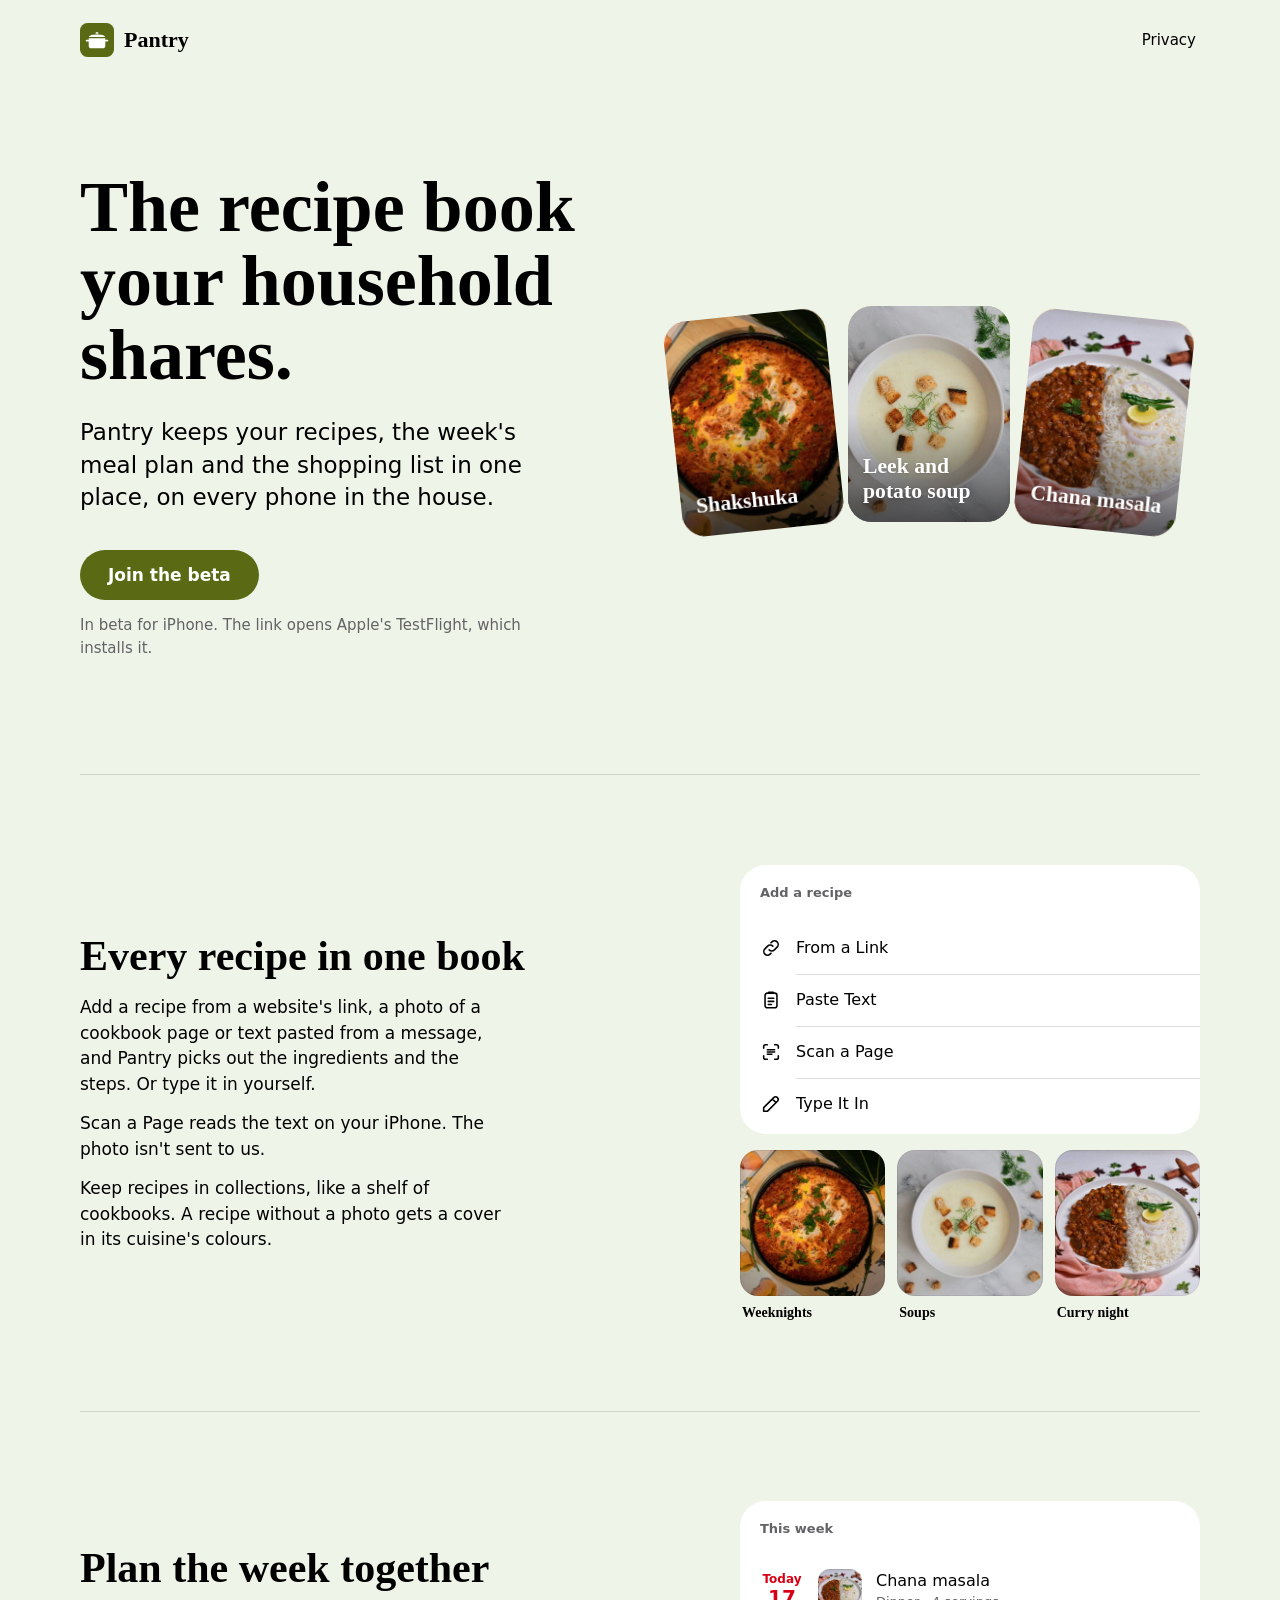
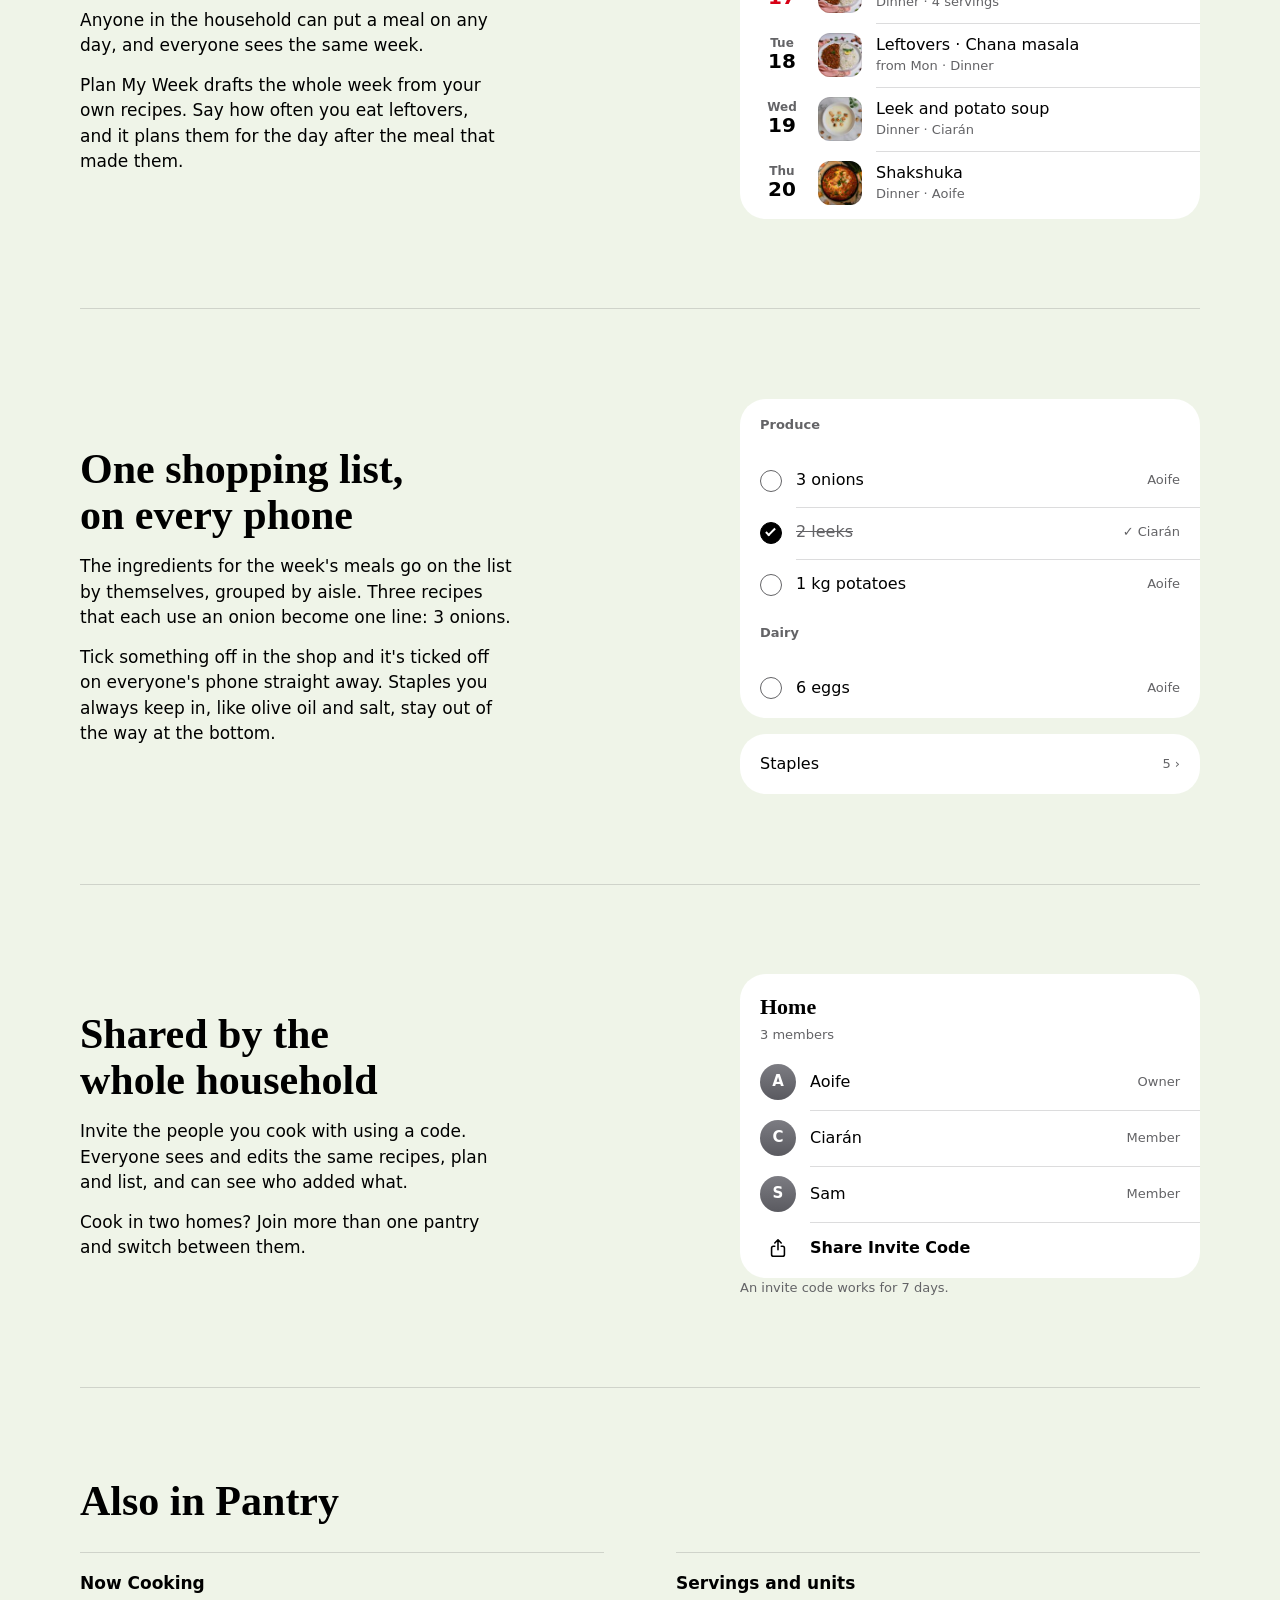
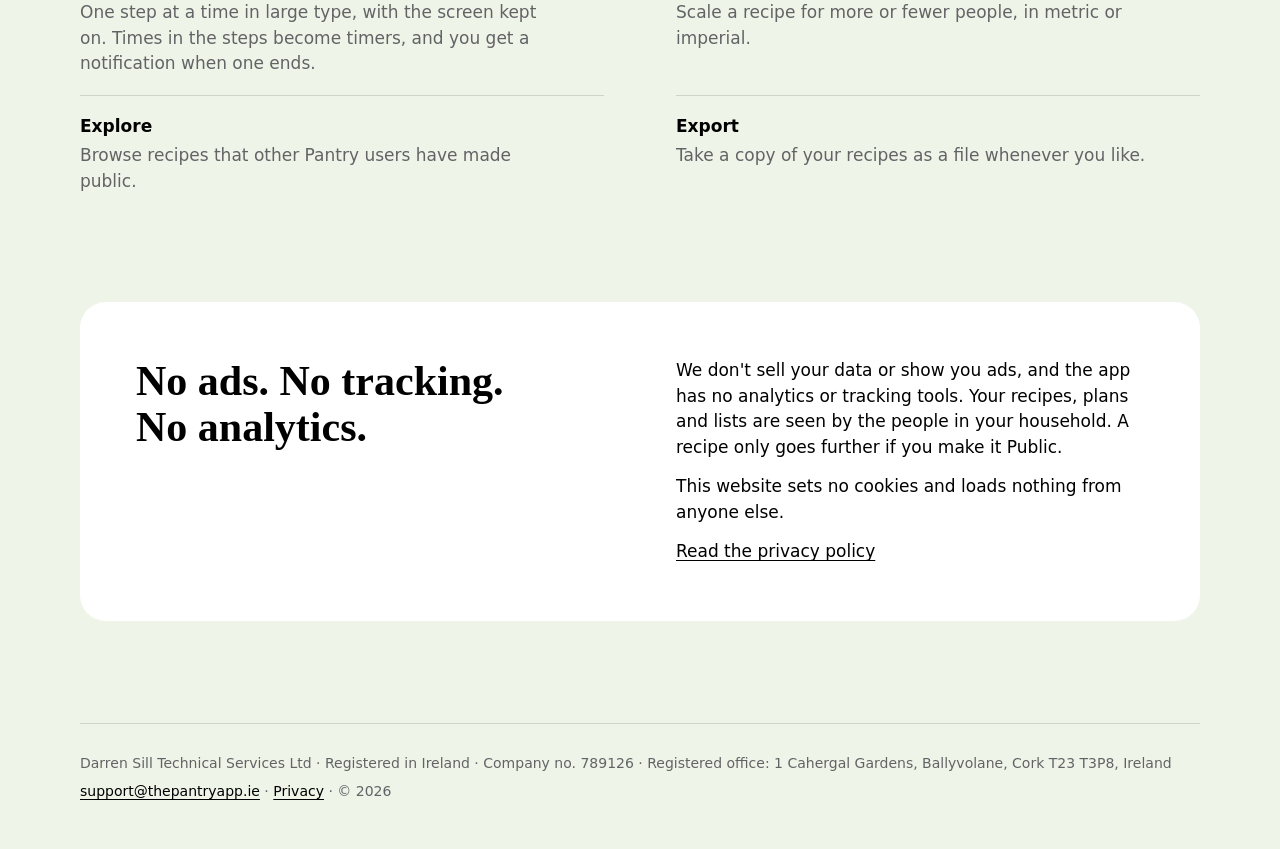
<file: index.html>
<!doctype html>
<html lang="en-IE">
<head>
<meta charset="utf-8">
<meta name="viewport" content="width=device-width, initial-scale=1">
<title>Pantry: a shared recipe book and meal planner for households</title>
<meta name="description" content="Pantry keeps your household's recipes, the week's meal plan and the shopping list in one place, on every iPhone in the house.">
<link rel="canonical" href="https://thepantryapp.ie/">
<meta name="theme-color" content="#EFF4E8" media="(prefers-color-scheme: light)">
<meta name="theme-color" content="#1C1C1E" media="(prefers-color-scheme: dark)">
<link rel="icon" href="/favicon.ico" sizes="32x32">
<link rel="icon" href="/assets/icon.svg" type="image/svg+xml">
<link rel="apple-touch-icon" href="/apple-touch-icon.png">
<meta property="og:type" content="website">
<meta property="og:site_name" content="Pantry">
<meta property="og:locale" content="en_IE">
<meta property="og:url" content="https://thepantryapp.ie/">
<meta property="og:title" content="Pantry: the recipe book your household shares">
<meta property="og:description" content="Recipes, the week's meal plan and one shopping list, shared by everyone in the house. In beta for iPhone.">
<meta property="og:image" content="https://thepantryapp.ie/assets/og.png">
<meta property="og:image:width" content="1200">
<meta property="og:image:height" content="630">
<meta property="og:image:alt" content="The Pantry app icon, a white pot on olive, beside photos of three recipes.">
<meta name="twitter:card" content="summary_large_image">
<link rel="stylesheet" href="/assets/site.css">
</head>
<body>
<a class="skip" href="#main">Skip to content</a>

<header class="site-header wrap">
  <a class="brand" href="/"><img src="/assets/icon.svg" alt="" width="34" height="34">Pantry</a>
  <nav aria-label="Site"><a href="/privacy/">Privacy</a></nav>
</header>

<main id="main">
  <section class="hero wrap" aria-labelledby="title">
    <div>
      <h1 id="title">The recipe book your household shares.</h1>
      <p class="lede">Pantry keeps your recipes, the week's meal plan and the shopping list in one place, on every phone in the house.</p>
      <!-- The beta link lives here and nowhere else: the TestFlight public link. -->
      <div class="cta">
        <a class="button" href="https://testflight.apple.com/join/CXhkEYPx">Join the beta</a>
        <p>In beta for iPhone. The link opens Apple's TestFlight, which installs it.</p>
      </div>
    </div>
    <div class="fan" aria-hidden="true">
      <div class="fan-stage">
        <div class="cover photo-cover c1"><img src="/assets/shakshuka-380.jpg" alt="" width="380" height="507"><span>Shakshuka</span></div>
        <div class="cover photo-cover c3"><img src="/assets/chana-masala-380.jpg" alt="" width="380" height="507"><span>Chana masala</span></div>
        <div class="cover photo-cover c2"><img src="/assets/leek-and-potato-soup-380.jpg" alt="" width="380" height="507"><span>Leek and potato soup</span></div>
      </div>
    </div>
  </section>

  <div class="wrap">
    <section class="feature" aria-labelledby="book">
      <div>
        <h2 id="book">Every recipe in one book</h2>
        <p>Add a recipe from a website's link, a photo of a cookbook page or text pasted from a message, and Pantry picks out the ingredients and the steps. Or type it in yourself.</p>
        <p>Scan a Page reads the text on your iPhone. The photo isn't sent to us.</p>
        <p>Keep recipes in collections, like a shelf of cookbooks. A recipe without a photo gets a cover in its cuisine's colours.</p>
      </div>
      <figure role="img" aria-label="Pantry's four ways to add a recipe: from a link, paste text, scan a page, or type it in. Below, three collections: Weeknights, Soups and Curry night.">
        <div class="group menu">
          <p class="group-head">Add a recipe</p>
          <div class="row"><svg class="glyph" viewBox="0 0 24 24"><path d="M10 14a4 4 0 0 0 5.66 0l3-3a4 4 0 0 0-5.66-5.66l-1 1"/><path d="M14 10a4 4 0 0 0-5.66 0l-3 3a4 4 0 0 0 5.66 5.66l1-1"/></svg><span class="main">From a Link</span></div>
          <div class="row"><svg class="glyph" viewBox="0 0 24 24"><rect x="5.5" y="4.5" width="13" height="16" rx="2.5"/><path d="M9.5 4.5v-1h5v1M9 10h6M9 13.5h6M9 17h3.5"/></svg><span class="main">Paste Text</span></div>
          <div class="row"><svg class="glyph" viewBox="0 0 24 24"><path d="M4 8V6a2 2 0 0 1 2-2h2M16 4h2a2 2 0 0 1 2 2v2M20 16v2a2 2 0 0 1-2 2h-2M8 20H6a2 2 0 0 1-2-2v-2M8 9.5h8M8 12h8M8 14.5h5"/></svg><span class="main">Scan a Page</span></div>
          <div class="row"><svg class="glyph" viewBox="0 0 24 24"><path d="M4 20h4L19 9a2.8 2.8 0 0 0-4-4L4 16v4zM13.5 6.5l4 4"/></svg><span class="main">Type It In</span></div>
        </div>
        <div class="shelf">
          <div><img class="photo" src="/assets/shakshuka-300.jpg" alt="" width="300" height="300"><p>Weeknights</p></div>
          <div><img class="photo" src="/assets/leek-and-potato-soup-300.jpg" alt="" width="300" height="300"><p>Soups</p></div>
          <div><img class="photo" src="/assets/chana-masala-300.jpg" alt="" width="300" height="300"><p>Curry night</p></div>
        </div>
      </figure>
    </section>

    <section class="feature" aria-labelledby="plan">
      <div>
        <h2 id="plan">Plan the week together</h2>
        <p>Anyone in the household can put a meal on any day, and everyone sees the same week.</p>
        <p>Plan My Week drafts the whole week from your own recipes. Say how often you eat leftovers, and it plans them for the day after the meal that made them.</p>
      </div>
      <figure role="img" aria-label="A week in Pantry's plan. Today, Monday: chana masala for dinner, 4 servings. Tuesday: leftovers of the chana masala. Wednesday: leek and potato soup. Thursday: shakshuka.">
        <div class="group plan">
          <p class="group-head">This week</p>
          <div class="row"><span class="day today"><small>Today</small><b>17</b></span><img class="photo thumb" src="/assets/chana-masala-96.jpg" alt="" width="96" height="96"><span class="main">Chana masala<span class="sub">Dinner · 4 servings</span></span></div>
          <div class="row"><span class="day"><small>Tue</small><b>18</b></span><img class="photo thumb" src="/assets/chana-masala-96.jpg" alt="" width="96" height="96"><span class="main">Leftovers · Chana masala<span class="sub">from Mon · Dinner</span></span></div>
          <div class="row"><span class="day"><small>Wed</small><b>19</b></span><img class="photo thumb" src="/assets/leek-and-potato-soup-96.jpg" alt="" width="96" height="96"><span class="main">Leek and potato soup<span class="sub">Dinner · Ciarán</span></span></div>
          <div class="row"><span class="day"><small>Thu</small><b>20</b></span><img class="photo thumb" src="/assets/shakshuka-96.jpg" alt="" width="96" height="96"><span class="main">Shakshuka<span class="sub">Dinner · Aoife</span></span></div>
        </div>
      </figure>
    </section>

    <section class="feature" aria-labelledby="list">
      <div>
        <h2 id="list">One shopping list, on every phone</h2>
        <p>The ingredients for the week's meals go on the list by themselves, grouped by aisle. Three recipes that each use an onion become one line: 3 onions.</p>
        <p>Tick something off in the shop and it's ticked off on everyone's phone straight away. Staples you always keep in, like olive oil and salt, stay out of the way at the bottom.</p>
      </div>
      <figure role="img" aria-label="A shared shopping list. Produce: 3 onions, added by Aoife; 2 leeks, ticked off by Ciarán; 1 kilogram of potatoes. Dairy: 6 eggs. Then 5 staples.">
        <div class="group list">
          <p class="group-head">Produce</p>
          <div class="row"><span class="check"></span><span class="main">3 onions</span><span class="end">Aoife</span></div>
          <div class="row ticked"><span class="check"></span><span class="main">2 leeks</span><span class="end">✓ Ciarán</span></div>
          <div class="row"><span class="check"></span><span class="main">1 kg potatoes</span><span class="end">Aoife</span></div>
          <p class="group-head">Dairy</p>
          <div class="row"><span class="check"></span><span class="main">6 eggs</span><span class="end">Aoife</span></div>
        </div>
        <div class="group list">
          <div class="row"><span class="main">Staples</span><span class="end">5 ›</span></div>
        </div>
      </figure>
    </section>

    <section class="feature" aria-labelledby="house">
      <div>
        <h2 id="house">Shared by the whole household</h2>
        <p>Invite the people you cook with using a code. Everyone sees and edits the same recipes, plan and list, and can see who added what.</p>
        <p>Cook in two homes? Join more than one pantry and switch between them.</p>
      </div>
      <figure role="img" aria-label="A household called Home with three members: Aoife, the owner, Ciarán and Sam. Below, a button to share the invite code, which works for 7 days.">
        <div class="group house">
          <span class="title"><b>Home</b><span>3 members</span></span>
          <div class="row"><span class="avatar">A</span><span class="main">Aoife</span><span class="end">Owner</span></div>
          <div class="row"><span class="avatar">C</span><span class="main">Ciarán</span><span class="end">Member</span></div>
          <div class="row"><span class="avatar">S</span><span class="main">Sam</span><span class="end">Member</span></div>
          <div class="row invite"><svg class="glyph" viewBox="0 0 24 24"><path d="M8.5 10H7a2 2 0 0 0-2 2v7a2 2 0 0 0 2 2h10a2 2 0 0 0 2-2v-7a2 2 0 0 0-2-2h-1.5M12 14V3M8.5 6.5 12 3l3.5 3.5"/></svg><span class="main">Share Invite Code</span></div>
        </div>
        <p class="caption">An invite code works for 7 days.</p>
      </figure>
    </section>

    <section class="also" aria-labelledby="also">
      <h2 id="also">Also in Pantry</h2>
      <dl>
        <div><dt>Now Cooking</dt><dd>One step at a time in large type, with the screen kept on. Times in the steps become timers, and you get a notification when one ends.</dd></div>
        <div><dt>Servings and units</dt><dd>Scale a recipe for more or fewer people, in metric or imperial.</dd></div>
        <div><dt>Explore</dt><dd>Browse recipes that other Pantry users have made public.</dd></div>
        <div><dt>Export</dt><dd>Take a copy of your recipes as a file whenever you like.</dd></div>
      </dl>
    </section>

    <section class="privacy" aria-labelledby="private">
      <h2 id="private">No ads. No tracking. No analytics.</h2>
      <div>
        <p>We don't sell your data or show you ads, and the app has no analytics or tracking tools. Your recipes, plans and lists are seen by the people in your household. A recipe only goes further if you make it Public.</p>
        <p>This website sets no cookies and loads nothing from anyone else.</p>
        <p><a href="/privacy/">Read the privacy policy</a></p>
      </div>
    </section>
  </div>
</main>

<footer class="site-footer wrap">
  <!-- Company details: the one place on this page. -->
  <p>Darren Sill Technical Services Ltd · Registered in Ireland · Company no. 789126 · Registered office: 1 Cahergal Gardens, Ballyvolane, Cork T23 T3P8, Ireland</p>
  <p><a href="mailto:support@thepantryapp.ie">support@thepantryapp.ie</a> · <a href="/privacy/">Privacy</a> · © 2026</p>
</footer>
</body>
</html>
</file>
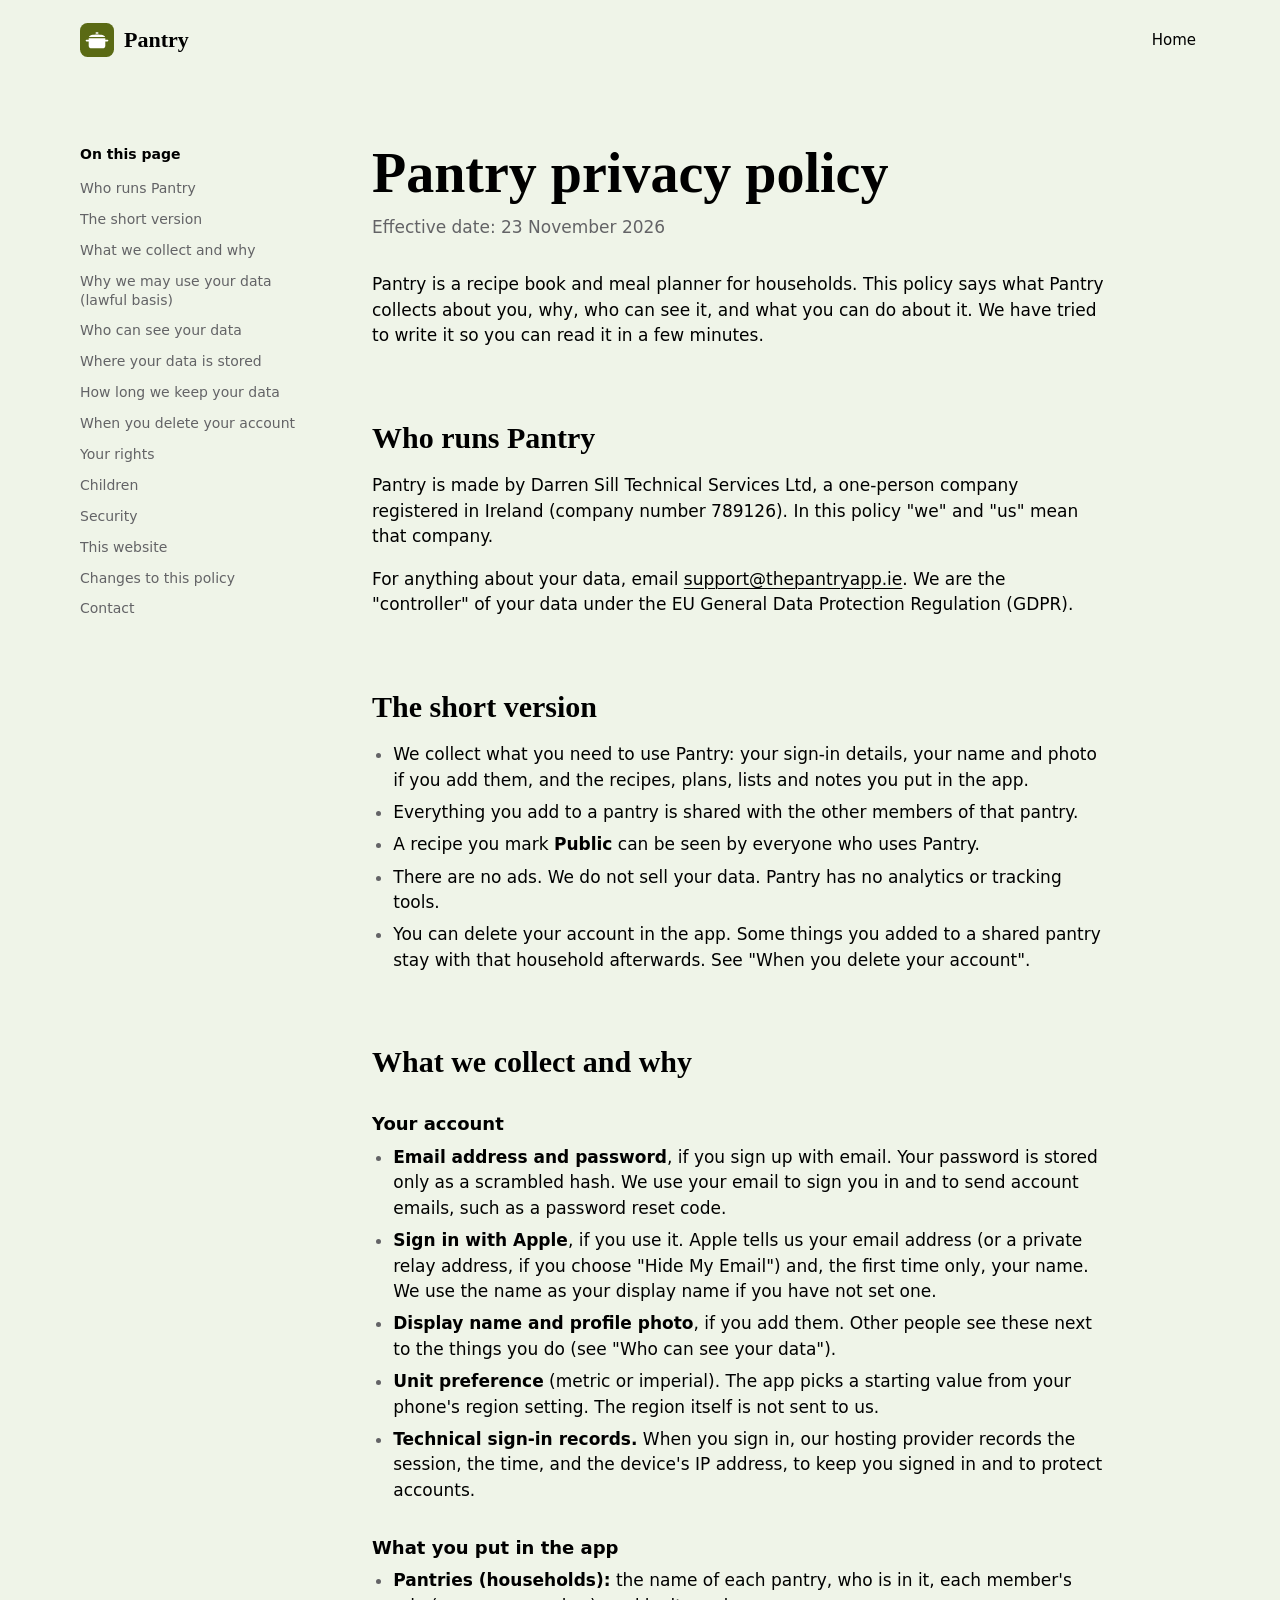
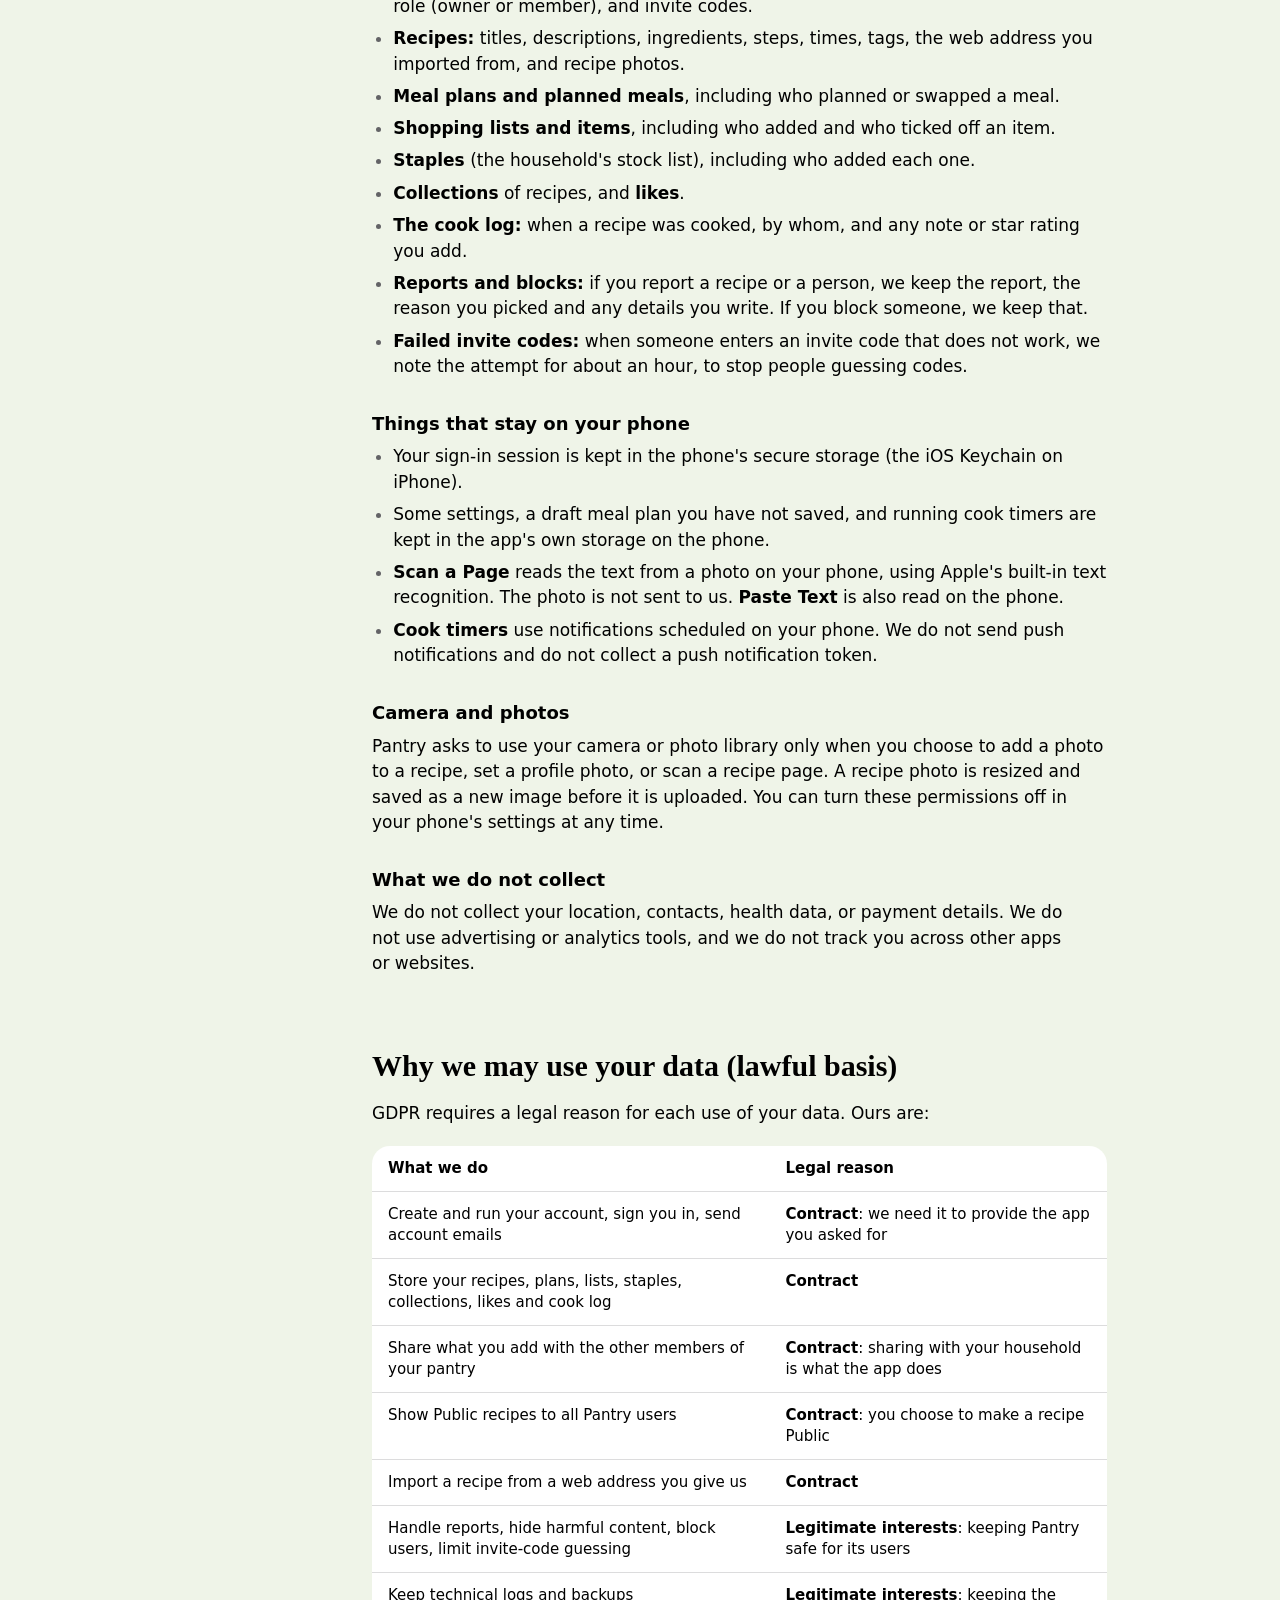
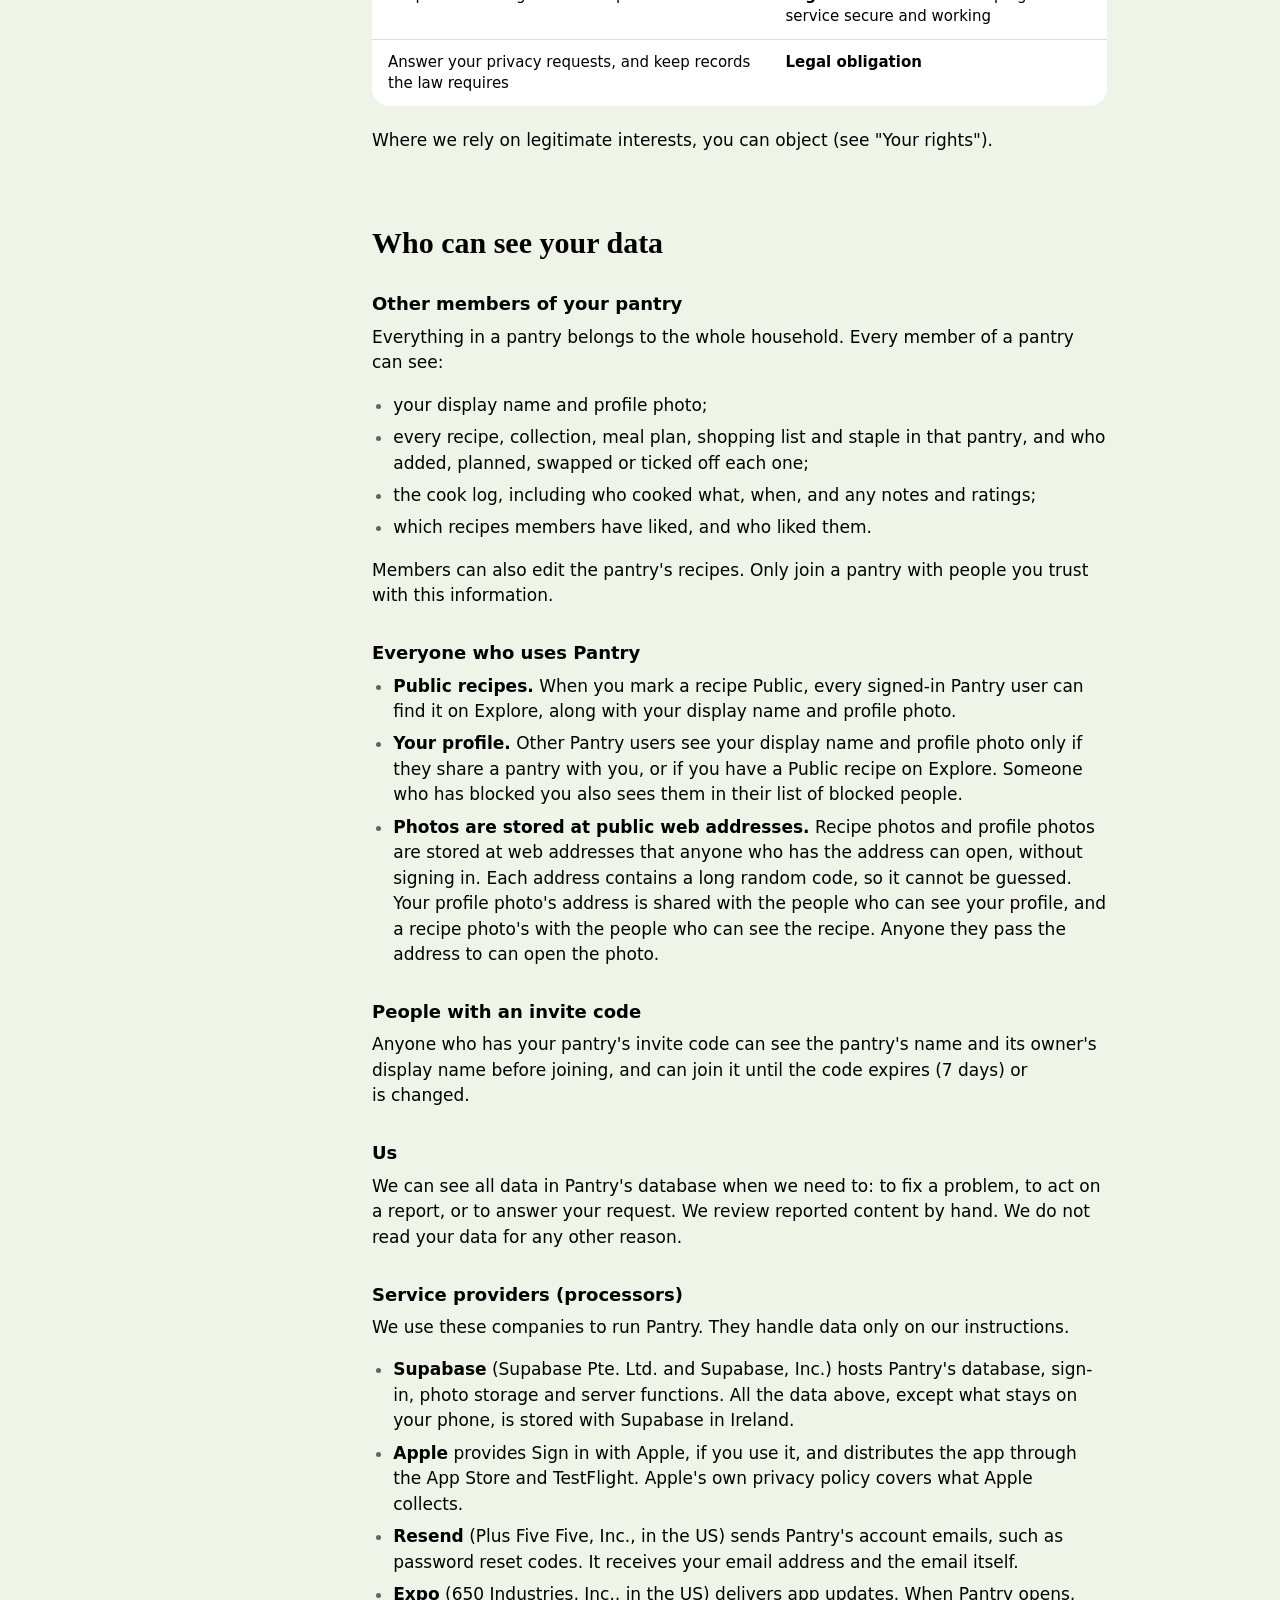
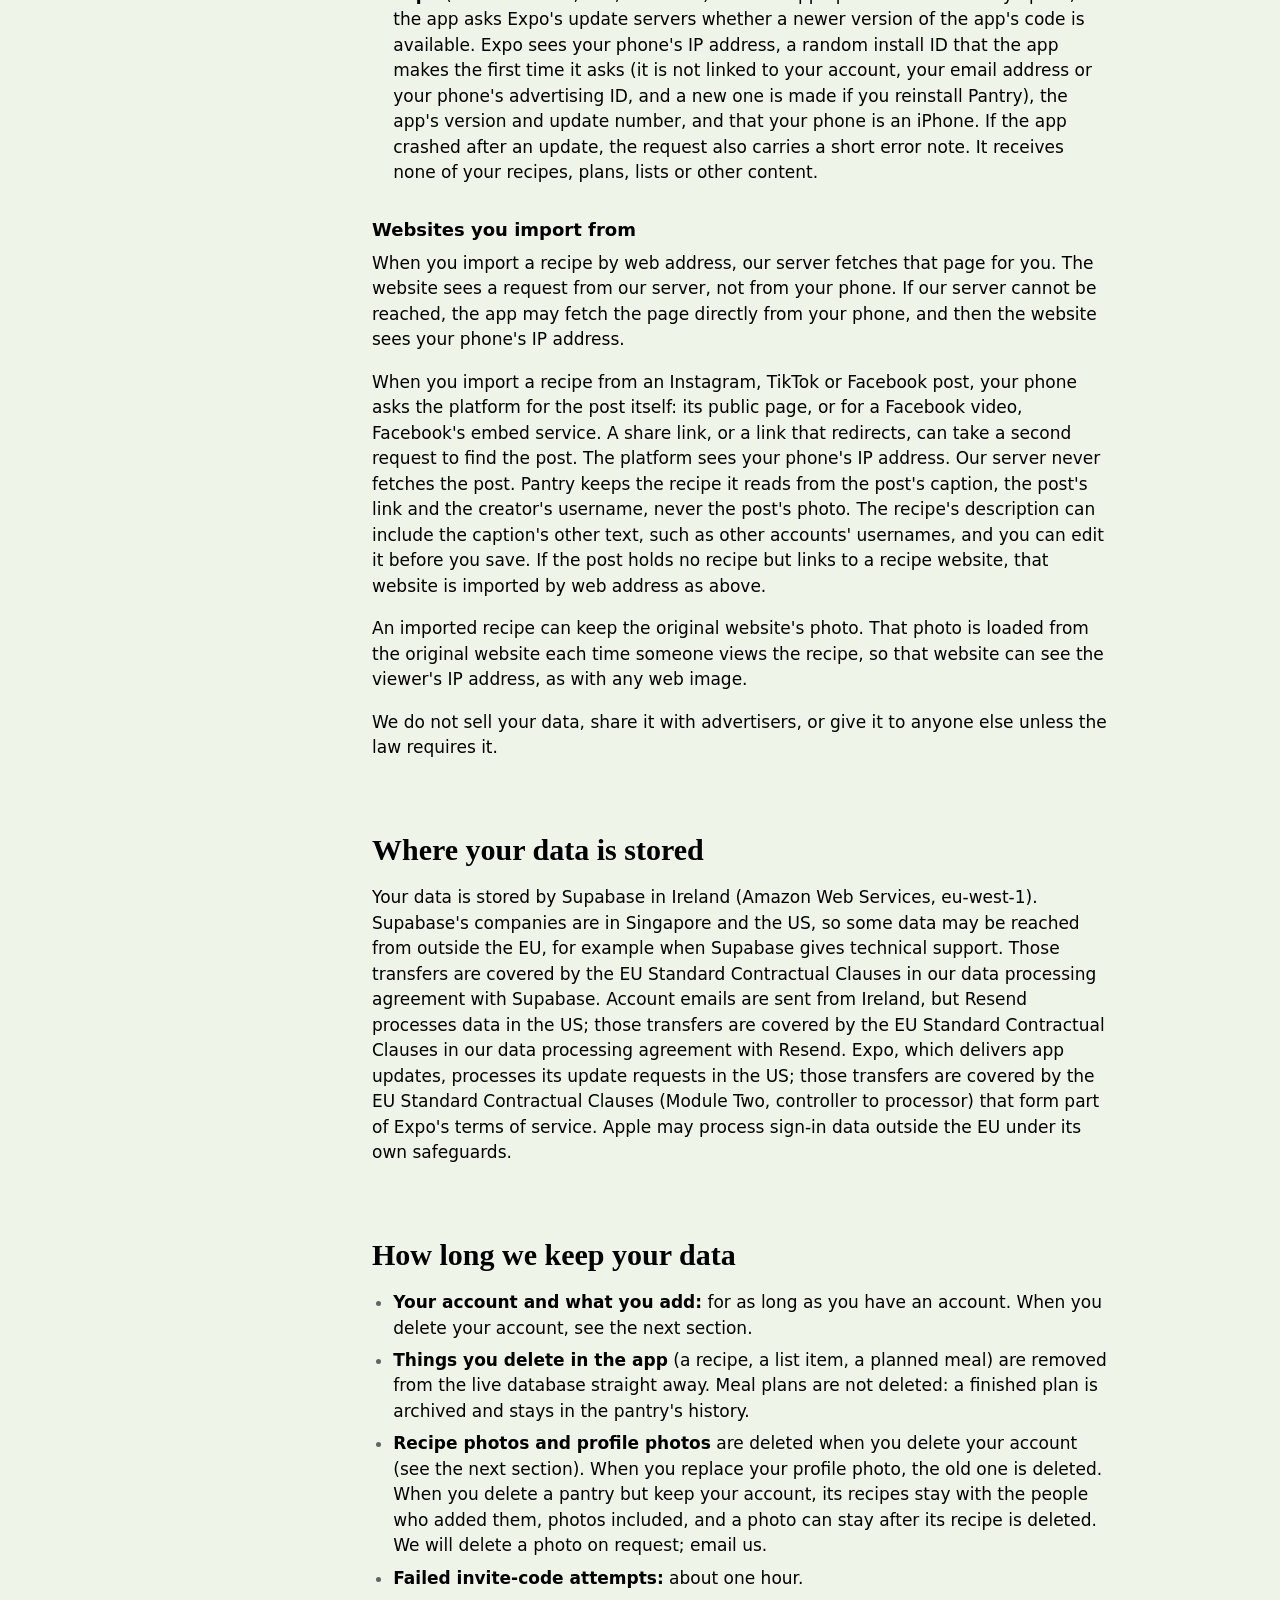
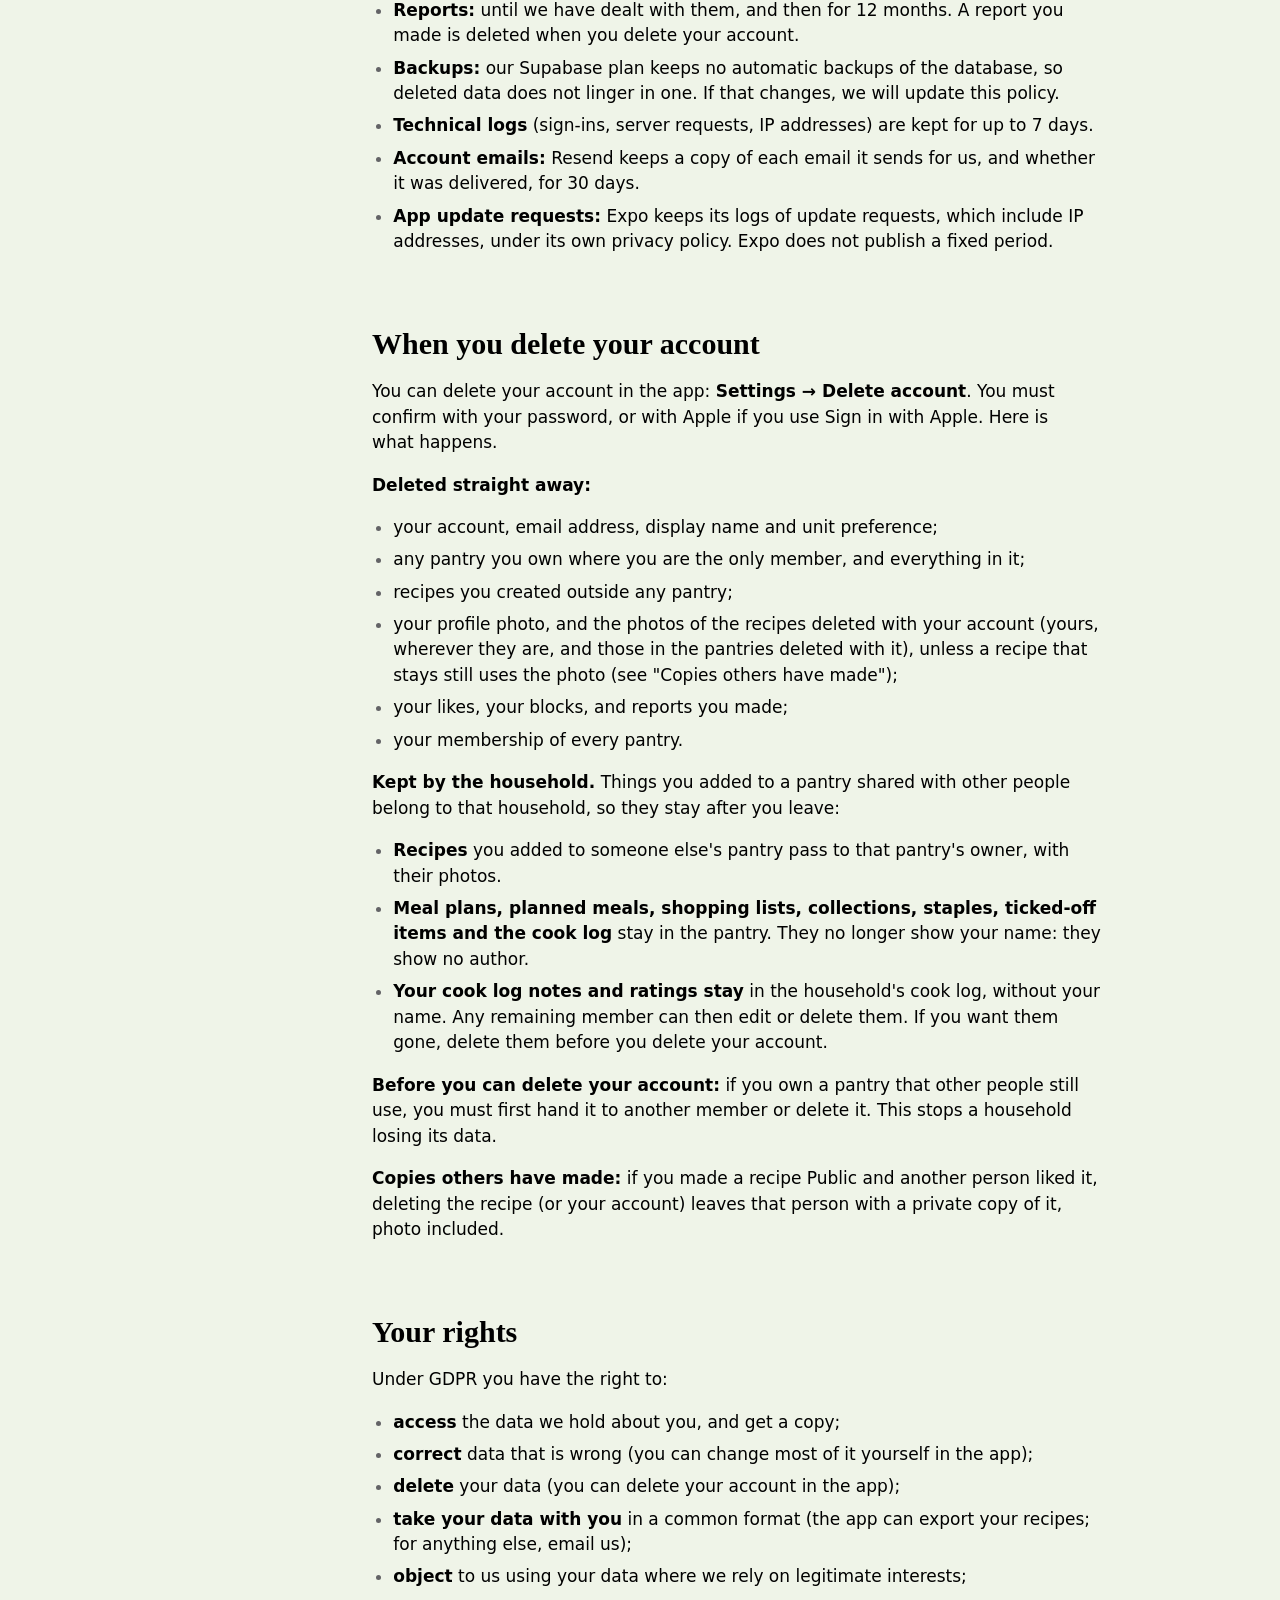
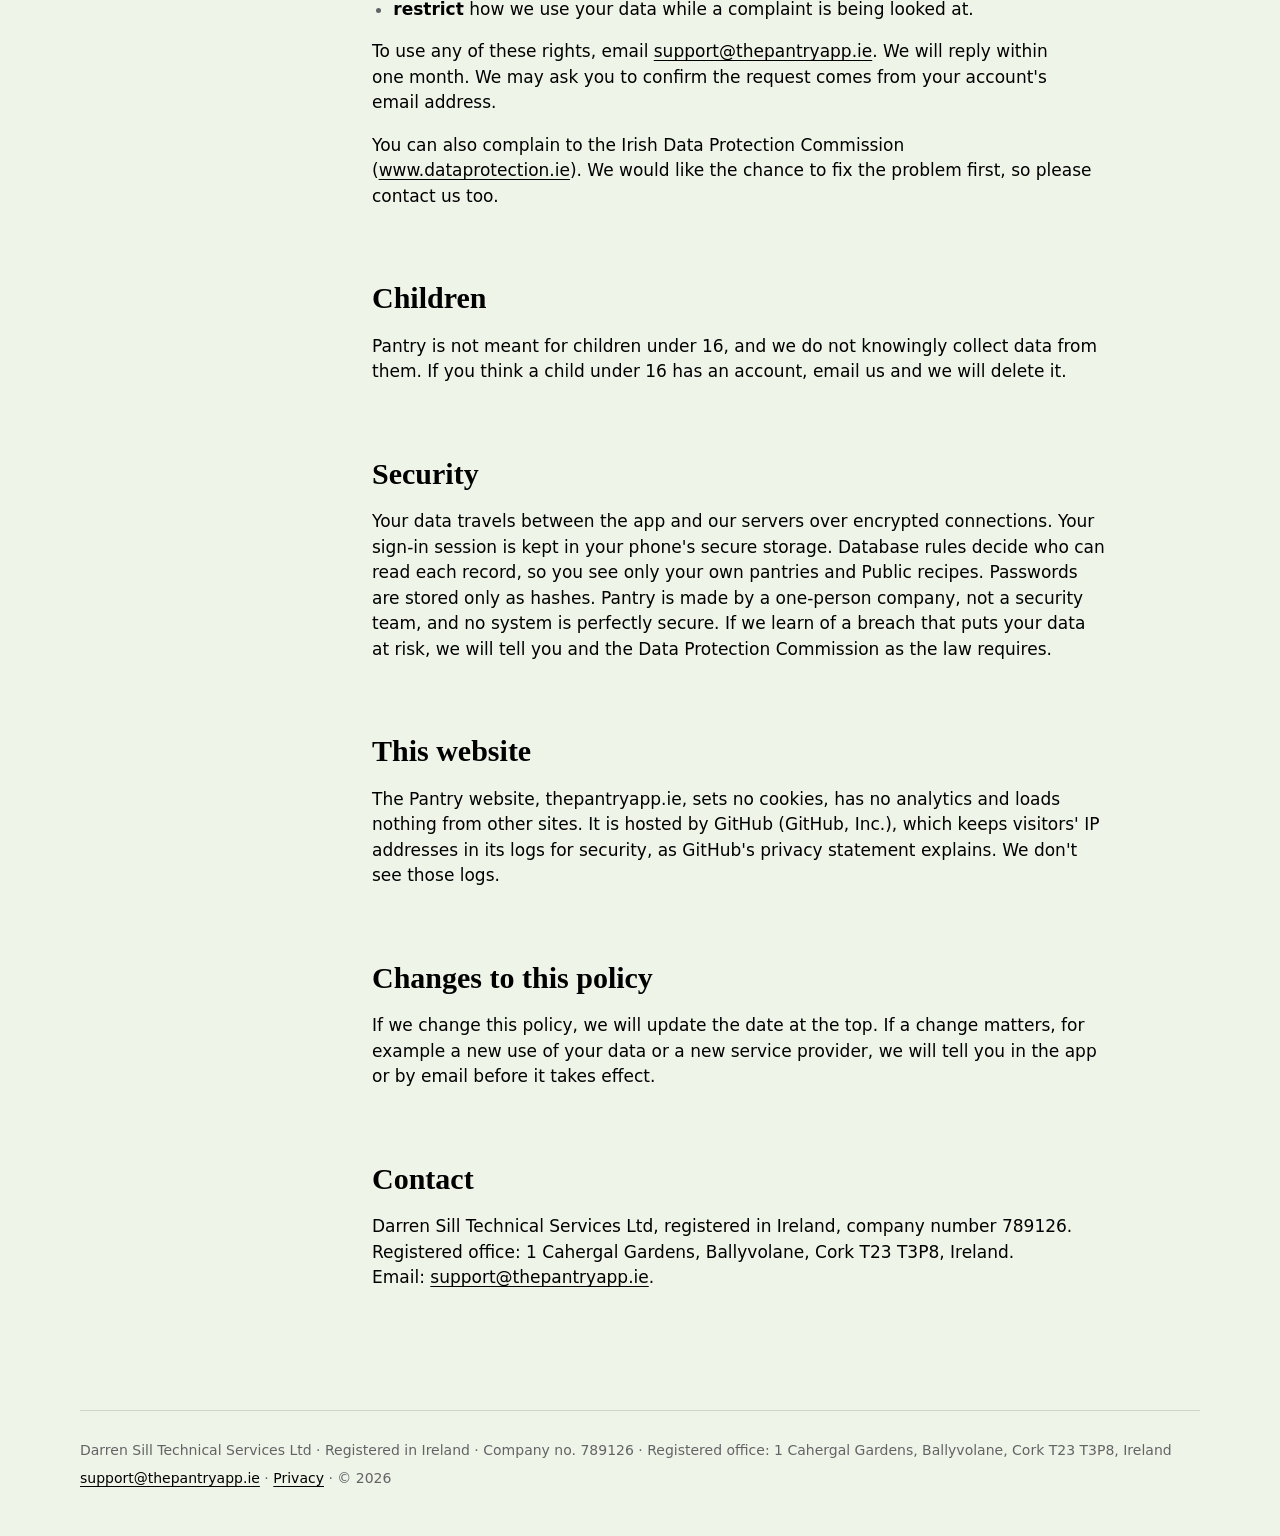
<file: privacy/index.html>
<!doctype html>
<html lang="en-IE">
<head>
<meta charset="utf-8">
<meta name="viewport" content="width=device-width, initial-scale=1">
<!-- Generated by scripts/build-privacy.sh from the app repo's docs/privacy-policy.md. Edit that file, not this one. -->
<title>Privacy policy · Pantry</title>
<meta name="description" content="What Pantry collects, why, who can see it, and what you can do about it.">
<link rel="canonical" href="https://thepantryapp.ie/privacy/">
<meta name="theme-color" content="#EFF4E8" media="(prefers-color-scheme: light)">
<meta name="theme-color" content="#1C1C1E" media="(prefers-color-scheme: dark)">
<link rel="icon" href="/favicon.ico" sizes="32x32">
<link rel="icon" href="/assets/icon.svg" type="image/svg+xml">
<link rel="apple-touch-icon" href="/apple-touch-icon.png">
<meta property="og:type" content="website">
<meta property="og:site_name" content="Pantry">
<meta property="og:locale" content="en_IE">
<meta property="og:url" content="https://thepantryapp.ie/privacy/">
<meta property="og:title" content="Pantry privacy policy">
<meta property="og:description" content="What Pantry collects, why, who can see it, and what you can do about it.">
<meta property="og:image" content="https://thepantryapp.ie/assets/og.png">
<meta property="og:image:width" content="1200">
<meta property="og:image:height" content="630">
<meta property="og:image:alt" content="The Pantry app icon, a white pot on olive, beside three recipe covers.">
<meta name="twitter:card" content="summary_large_image">
<link rel="stylesheet" href="/assets/site.css">
</head>
<body>
<a class="skip" href="#main">Skip to content</a>

<header class="site-header wrap">
  <a class="brand" href="/"><img src="/assets/icon.svg" alt="" width="34" height="34">Pantry</a>
  <nav aria-label="Site"><a href="/" >Home</a></nav>
</header>

<main id="main" class="policy wrap">
  <nav class="toc toc-side" aria-labelledby="contents-title">
    <h2 id="contents-title">On this page</h2>
<ul>
<li><a href="#who-runs-pantry">Who runs Pantry</a></li>
<li><a href="#the-short-version">The short version</a></li>
<li><a href="#what-we-collect-and-why">What we collect and why</a></li>
<li><a href="#why-we-may-use-your-data-lawful-basis">Why we may use your data (lawful basis)</a></li>
<li><a href="#who-can-see-your-data">Who can see your data</a></li>
<li><a href="#where-your-data-is-stored">Where your data is stored</a></li>
<li><a href="#how-long-we-keep-your-data">How long we keep your data</a></li>
<li><a href="#when-you-delete-your-account">When you delete your account</a></li>
<li><a href="#your-rights">Your rights</a></li>
<li><a href="#children">Children</a></li>
<li><a href="#security">Security</a></li>
<li><a href="#this-website">This website</a></li>
<li><a href="#changes-to-this-policy">Changes to this policy</a></li>
<li><a href="#contact">Contact</a></li>
</ul>
  </nav>
  <article class="prose">
    <h1>Pantry privacy policy</h1>
    <details class="toc toc-phone">
      <summary>On this page</summary>
<ul>
<li><a href="#who-runs-pantry">Who runs Pantry</a></li>
<li><a href="#the-short-version">The short version</a></li>
<li><a href="#what-we-collect-and-why">What we collect and why</a></li>
<li><a href="#why-we-may-use-your-data-lawful-basis">Why we may use your data (lawful basis)</a></li>
<li><a href="#who-can-see-your-data">Who can see your data</a></li>
<li><a href="#where-your-data-is-stored">Where your data is stored</a></li>
<li><a href="#how-long-we-keep-your-data">How long we keep your data</a></li>
<li><a href="#when-you-delete-your-account">When you delete your account</a></li>
<li><a href="#your-rights">Your rights</a></li>
<li><a href="#children">Children</a></li>
<li><a href="#security">Security</a></li>
<li><a href="#this-website">This website</a></li>
<li><a href="#changes-to-this-policy">Changes to this policy</a></li>
<li><a href="#contact">Contact</a></li>
</ul>
    </details>
<p>Effective date: 23 November 2026</p>
<p>Pantry is a recipe book and meal planner for households. This policy says what Pantry collects about you, why, who can see it, and what you can do about it. We have tried to write it so you can read it in a few minutes.</p>
<h2 id="who-runs-pantry">Who runs Pantry</h2>
<p>Pantry is made by Darren Sill Technical Services Ltd, a one-person company registered in Ireland (company number 789126). In this policy "we" and "us" mean that company.</p>
<p>For anything about your data, email <a href="mailto:support@thepantryapp.ie">support@thepantryapp.ie</a>. We are the "controller" of your data under the EU General Data Protection Regulation (GDPR).</p>
<h2 id="the-short-version">The short version</h2>
<ul>
<li>We collect what you need to use Pantry: your sign-in details, your name and photo if you add them, and the recipes, plans, lists and notes you put in the app.</li>
<li>Everything you add to a pantry is shared with the other members of that pantry.</li>
<li>A recipe you mark <strong>Public</strong> can be seen by everyone who uses Pantry.</li>
<li>There are no ads. We do not sell your data. Pantry has no analytics or tracking tools.</li>
<li>You can delete your account in the app. Some things you added to a shared pantry stay with that household afterwards. See "When you delete your account".</li>
</ul>
<h2 id="what-we-collect-and-why">What we collect and why</h2>
<h3 id="your-account">Your account</h3>
<ul>
<li><strong>Email address and password</strong>, if you sign up with email. Your password is stored only as a scrambled hash. We use your email to sign you in and to send account emails, such as a password reset code.</li>
<li><strong>Sign in with Apple</strong>, if you use it. Apple tells us your email address (or a private relay address, if you choose "Hide My Email") and, the first time only, your name. We use the name as your display name if you have not set one.</li>
<li><strong>Display name and profile photo</strong>, if you add them. Other people see these next to the things you do (see "Who can see your data").</li>
<li><strong>Unit preference</strong> (metric or imperial). The app picks a starting value from your phone's region setting. The region itself is not sent to us.</li>
<li><strong>Technical sign-in records.</strong> When you sign in, our hosting provider records the session, the time, and the device's IP address, to keep you signed in and to protect accounts.</li>
</ul>
<h3 id="what-you-put-in-the-app">What you put in the app</h3>
<ul>
<li><strong>Pantries (households):</strong> the name of each pantry, who is in it, each member's role (owner or member), and invite codes.</li>
<li><strong>Recipes:</strong> titles, descriptions, ingredients, steps, times, tags, the web address you imported from, and recipe photos.</li>
<li><strong>Meal plans and planned meals</strong>, including who planned or swapped a meal.</li>
<li><strong>Shopping lists and items</strong>, including who added and who ticked off an item.</li>
<li><strong>Staples</strong> (the household's stock list), including who added each one.</li>
<li><strong>Collections</strong> of recipes, and <strong>likes</strong>.</li>
<li><strong>The cook log:</strong> when a recipe was cooked, by whom, and any note or star rating you add.</li>
<li><strong>Reports and blocks:</strong> if you report a recipe or a person, we keep the report, the reason you picked and any details you write. If you block someone, we keep that.</li>
<li><strong>Failed invite codes:</strong> when someone enters an invite code that does not work, we note the attempt for about an hour, to stop people guessing codes.</li>
</ul>
<h3 id="things-that-stay-on-your-phone">Things that stay on your phone</h3>
<ul>
<li>Your sign-in session is kept in the phone's secure storage (the iOS Keychain on iPhone).</li>
<li>Some settings, a draft meal plan you have not saved, and running cook timers are kept in the app's own storage on the phone.</li>
<li><strong>Scan a Page</strong> reads the text from a photo on your phone, using Apple's built-in text recognition. The photo is not sent to us. <strong>Paste Text</strong> is also read on the phone.</li>
<li><strong>Cook timers</strong> use notifications scheduled on your phone. We do not send push notifications and do not collect a push notification token.</li>
</ul>
<h3 id="camera-and-photos">Camera and photos</h3>
<p>Pantry asks to use your camera or photo library only when you choose to add a photo to a recipe, set a profile photo, or scan a recipe page. A recipe photo is resized and saved as a new image before it is uploaded. You can turn these permissions off in your phone's settings at any time.</p>
<h3 id="what-we-do-not-collect">What we do not collect</h3>
<p>We do not collect your location, contacts, health data, or payment details. We do not use advertising or analytics tools, and we do not track you across other apps or websites.</p>
<h2 id="why-we-may-use-your-data-lawful-basis">Why we may use your data (lawful basis)</h2>
<p>GDPR requires a legal reason for each use of your data. Ours are:</p>
<table>
<thead>
<tr>
<th scope="col">What we do</th>
<th scope="col">Legal reason</th>
</tr>
</thead>
<tbody>
<tr>
<td>Create and run your account, sign you in, send account emails</td>
<td><strong>Contract</strong>: we need it to provide the app you asked for</td>
</tr>
<tr>
<td>Store your recipes, plans, lists, staples, collections, likes and cook log</td>
<td><strong>Contract</strong></td>
</tr>
<tr>
<td>Share what you add with the other members of your pantry</td>
<td><strong>Contract</strong>: sharing with your household is what the app does</td>
</tr>
<tr>
<td>Show Public recipes to all Pantry users</td>
<td><strong>Contract</strong>: you choose to make a recipe Public</td>
</tr>
<tr>
<td>Import a recipe from a web address you give us</td>
<td><strong>Contract</strong></td>
</tr>
<tr>
<td>Handle reports, hide harmful content, block users, limit invite-code guessing</td>
<td><strong>Legitimate interests</strong>: keeping Pantry safe for its users</td>
</tr>
<tr>
<td>Keep technical logs and backups</td>
<td><strong>Legitimate interests</strong>: keeping the service secure and working</td>
</tr>
<tr>
<td>Answer your privacy requests, and keep records the law requires</td>
<td><strong>Legal obligation</strong></td>
</tr>
</tbody>
</table>
<p>Where we rely on legitimate interests, you can object (see "Your rights").</p>
<h2 id="who-can-see-your-data">Who can see your data</h2>
<h3 id="other-members-of-your-pantry">Other members of your pantry</h3>
<p>Everything in a pantry belongs to the whole household. Every member of a pantry can see:</p>
<ul>
<li>your display name and profile photo;</li>
<li>every recipe, collection, meal plan, shopping list and staple in that pantry, and who added, planned, swapped or ticked off each one;</li>
<li>the cook log, including who cooked what, when, and any notes and ratings;</li>
<li>which recipes members have liked, and who liked them.</li>
</ul>
<p>Members can also edit the pantry's recipes. Only join a pantry with people you trust with this information.</p>
<h3 id="everyone-who-uses-pantry">Everyone who uses Pantry</h3>
<ul>
<li><strong>Public recipes.</strong> When you mark a recipe Public, every signed-in Pantry user can find it on Explore, along with your display name and profile photo.</li>
<li><strong>Your profile.</strong> Other Pantry users see your display name and profile photo only if they share a pantry with you, or if you have a Public recipe on Explore. Someone who has blocked you also sees them in their list of blocked people.</li>
<li><strong>Photos are stored at public web addresses.</strong> Recipe photos and profile photos are stored at web addresses that anyone who has the address can open, without signing in. Each address contains a long random code, so it cannot be guessed. Your profile photo's address is shared with the people who can see your profile, and a recipe photo's with the people who can see the recipe. Anyone they pass the address to can open the photo.</li>
</ul>
<h3 id="people-with-an-invite-code">People with an invite code</h3>
<p>Anyone who has your pantry's invite code can see the pantry's name and its owner's display name before joining, and can join it until the code expires (7 days) or is changed.</p>
<h3 id="us">Us</h3>
<p>We can see all data in Pantry's database when we need to: to fix a problem, to act on a report, or to answer your request. We review reported content by hand. We do not read your data for any other reason.</p>
<h3 id="service-providers-processors">Service providers (processors)</h3>
<p>We use these companies to run Pantry. They handle data only on our instructions.</p>
<ul>
<li><strong>Supabase</strong> (Supabase Pte. Ltd. and Supabase, Inc.) hosts Pantry's database, sign-in, photo storage and server functions. All the data above, except what stays on your phone, is stored with Supabase in Ireland.</li>
<li><strong>Apple</strong> provides Sign in with Apple, if you use it, and distributes the app through the App Store and TestFlight. Apple's own privacy policy covers what Apple collects.</li>
<li><strong>Resend</strong> (Plus Five Five, Inc., in the US) sends Pantry's account emails, such as password reset codes. It receives your email address and the email itself.</li>
<li><strong>Expo</strong> (650 Industries, Inc., in the US) delivers app updates. When Pantry opens, the app asks Expo's update servers whether a newer version of the app's code is available. Expo sees your phone's IP address, a random install ID that the app makes the first time it asks (it is not linked to your account, your email address or your phone's advertising ID, and a new one is made if you reinstall Pantry), the app's version and update number, and that your phone is an iPhone. If the app crashed after an update, the request also carries a short error note. It receives none of your recipes, plans, lists or other content.</li>
</ul>
<h3 id="websites-you-import-from">Websites you import from</h3>
<p>When you import a recipe by web address, our server fetches that page for you. The website sees a request from our server, not from your phone. If our server cannot be reached, the app may fetch the page directly from your phone, and then the website sees your phone's IP address.</p>
<p>When you import a recipe from an Instagram, TikTok or Facebook post, your phone asks the platform for the post itself: its public page, or for a Facebook video, Facebook's embed service. A share link, or a link that redirects, can take a second request to find the post. The platform sees your phone's IP address. Our server never fetches the post. Pantry keeps the recipe it reads from the post's caption, the post's link and the creator's username, never the post's photo. The recipe's description can include the caption's other text, such as other accounts' usernames, and you can edit it before you save. If the post holds no recipe but links to a recipe website, that website is imported by web address as above.</p>
<p>An imported recipe can keep the original website's photo. That photo is loaded from the original website each time someone views the recipe, so that website can see the viewer's IP address, as with any web image.</p>
<p>We do not sell your data, share it with advertisers, or give it to anyone else unless the law requires it.</p>
<h2 id="where-your-data-is-stored">Where your data is stored</h2>
<p>Your data is stored by Supabase in Ireland (Amazon Web Services, eu-west-1). Supabase's companies are in Singapore and the US, so some data may be reached from outside the EU, for example when Supabase gives technical support. Those transfers are covered by the EU Standard Contractual Clauses in our data processing agreement with Supabase. Account emails are sent from Ireland, but Resend processes data in the US; those transfers are covered by the EU Standard Contractual Clauses in our data processing agreement with Resend. Expo, which delivers app updates, processes its update requests in the US; those transfers are covered by the EU Standard Contractual Clauses (Module Two, controller to processor) that form part of Expo's terms of service. Apple may process sign-in data outside the EU under its own safeguards.</p>
<h2 id="how-long-we-keep-your-data">How long we keep your data</h2>
<ul>
<li><strong>Your account and what you add:</strong> for as long as you have an account. When you delete your account, see the next section.</li>
<li><strong>Things you delete in the app</strong> (a recipe, a list item, a planned meal) are removed from the live database straight away. Meal plans are not deleted: a finished plan is archived and stays in the pantry's history.</li>
<li><strong>Recipe photos and profile photos</strong> are deleted when you delete your account (see the next section). When you replace your profile photo, the old one is deleted. When you delete a pantry but keep your account, its recipes stay with the people who added them, photos included, and a photo can stay after its recipe is deleted. We will delete a photo on request; email us.</li>
<li><strong>Failed invite-code attempts:</strong> about one hour.</li>
<li><strong>Reports:</strong> until we have dealt with them, and then for 12 months. A report you made is deleted when you delete your account.</li>
<li><strong>Backups:</strong> our Supabase plan keeps no automatic backups of the database, so deleted data does not linger in one. If that changes, we will update this policy.</li>
<li><strong>Technical logs</strong> (sign-ins, server requests, IP addresses) are kept for up to 7 days.</li>
<li><strong>Account emails:</strong> Resend keeps a copy of each email it sends for us, and whether it was delivered, for 30 days.</li>
<li><strong>App update requests:</strong> Expo keeps its logs of update requests, which include IP addresses, under its own privacy policy. Expo does not publish a fixed period.</li>
</ul>
<h2 id="when-you-delete-your-account">When you delete your account</h2>
<p>You can delete your account in the app: <strong>Settings → Delete account</strong>. You must confirm with your password, or with Apple if you use Sign in with Apple. Here is what happens.</p>
<p><strong>Deleted straight away:</strong></p>
<ul>
<li>your account, email address, display name and unit preference;</li>
<li>any pantry you own where you are the only member, and everything in it;</li>
<li>recipes you created outside any pantry;</li>
<li>your profile photo, and the photos of the recipes deleted with your account (yours, wherever they are, and those in the pantries deleted with it), unless a recipe that stays still uses the photo (see "Copies others have made");</li>
<li>your likes, your blocks, and reports you made;</li>
<li>your membership of every pantry.</li>
</ul>
<p><strong>Kept by the household.</strong> Things you added to a pantry shared with other people belong to that household, so they stay after you leave:</p>
<ul>
<li><strong>Recipes</strong> you added to someone else's pantry pass to that pantry's owner, with their photos.</li>
<li><strong>Meal plans, planned meals, shopping lists, collections, staples, ticked-off items and the cook log</strong> stay in the pantry. They no longer show your name: they show no author.</li>
<li><strong>Your cook log notes and ratings stay</strong> in the household's cook log, without your name. Any remaining member can then edit or delete them. If you want them gone, delete them before you delete your account.</li>
</ul>
<p><strong>Before you can delete your account:</strong> if you own a pantry that other people still use, you must first hand it to another member or delete it. This stops a household losing its data.</p>
<p><strong>Copies others have made:</strong> if you made a recipe Public and another person liked it, deleting the recipe (or your account) leaves that person with a private copy of it, photo included.</p>
<h2 id="your-rights">Your rights</h2>
<p>Under GDPR you have the right to:</p>
<ul>
<li><strong>access</strong> the data we hold about you, and get a copy;</li>
<li><strong>correct</strong> data that is wrong (you can change most of it yourself in the app);</li>
<li><strong>delete</strong> your data (you can delete your account in the app);</li>
<li><strong>take your data with you</strong> in a common format (the app can export your recipes; for anything else, email us);</li>
<li><strong>object</strong> to us using your data where we rely on legitimate interests;</li>
<li><strong>restrict</strong> how we use your data while a complaint is being looked at.</li>
</ul>
<p>To use any of these rights, email <a href="mailto:support@thepantryapp.ie">support@thepantryapp.ie</a>. We will reply within one month. We may ask you to confirm the request comes from your account's email address.</p>
<p>You can also complain to the Irish Data Protection Commission (<a href="https://www.dataprotection.ie">www.dataprotection.ie</a>). We would like the chance to fix the problem first, so please contact us too.</p>
<h2 id="children">Children</h2>
<p>Pantry is not meant for children under 16, and we do not knowingly collect data from them. If you think a child under 16 has an account, email us and we will delete it.</p>
<h2 id="security">Security</h2>
<p>Your data travels between the app and our servers over encrypted connections. Your sign-in session is kept in your phone's secure storage. Database rules decide who can read each record, so you see only your own pantries and Public recipes. Passwords are stored only as hashes. Pantry is made by a one-person company, not a security team, and no system is perfectly secure. If we learn of a breach that puts your data at risk, we will tell you and the Data Protection Commission as the law requires.</p>
<h2 id="this-website">This website</h2>
<p>The Pantry website, thepantryapp.ie, sets no cookies, has no analytics and loads nothing from other sites. It is hosted by GitHub (GitHub, Inc.), which keeps visitors' IP addresses in its logs for security, as GitHub's privacy statement explains. We don't see those logs.</p>
<h2 id="changes-to-this-policy">Changes to this policy</h2>
<p>If we change this policy, we will update the date at the top. If a change matters, for example a new use of your data or a new service provider, we will tell you in the app or by email before it takes effect.</p>
<h2 id="contact">Contact</h2>
<p>Darren Sill Technical Services Ltd, registered in Ireland, company number 789126. Registered office: 1 Cahergal Gardens, Ballyvolane, Cork T23 T3P8, Ireland. Email: <a href="mailto:support@thepantryapp.ie">support@thepantryapp.ie</a>.</p>
  </article>
</main>

<footer class="site-footer wrap">
  <!-- Company details: the one place on this page. -->
  <p>Darren Sill Technical Services Ltd · Registered in Ireland · Company no. 789126 · Registered office: 1 Cahergal Gardens, Ballyvolane, Cork T23 T3P8, Ireland</p>
  <p><a href="mailto:support@thepantryapp.ie">support@thepantryapp.ie</a> · <a href="/privacy/" aria-current="page">Privacy</a> · © 2026</p>
</footer>
</body>
</html>
</file>
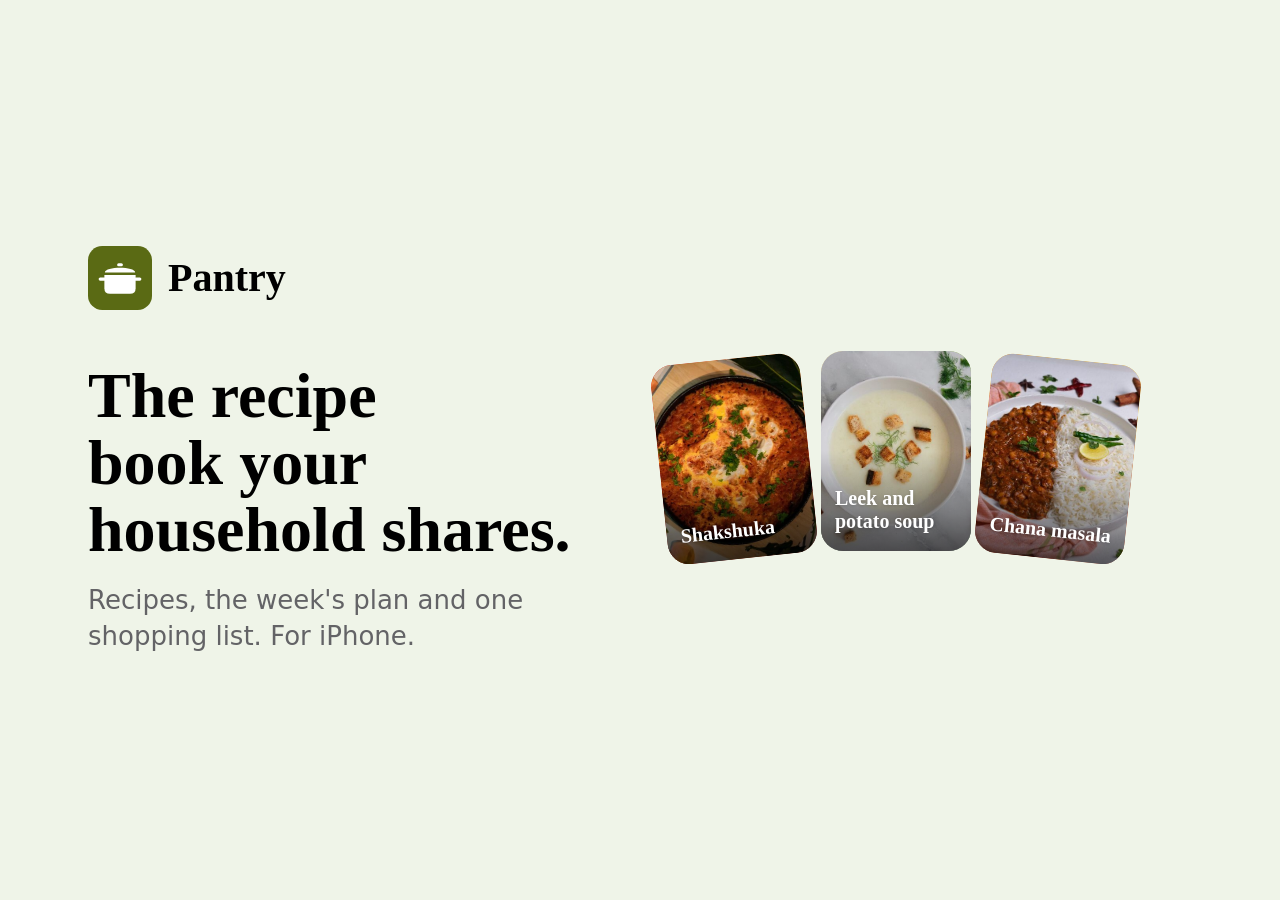
<file: scripts/og.html>
<!doctype html>
<!-- The 1200×630 share image, rendered by scripts/make-images.sh. -->
<html lang="en-IE">
<head>
<meta charset="utf-8">
<link rel="stylesheet" href="../assets/site.css">
<style>
  :root { color-scheme: light; --page: #eff4e8; --ink: #000; --ink-2: #636366; }
  html, body { width: 1200px; height: 630px; overflow: hidden; }
  body { display: grid; grid-template-columns: 560px 1fr; align-items: center; padding: 0 56px 0 88px; }
  .brand { gap: 16px; font-size: 40px; }
  .brand img { width: 64px; height: 64px; }
  h1 { margin: 44px 0 0; font: 700 64px/1.05 var(--serif); }
  p { margin: 20px 0 0; font-size: 26px; line-height: 1.35; color: var(--ink-2); }
  .fan-stage { --w: 150px; }
  .fan .cover { animation: none; }
</style>
</head>
<body>
  <div>
    <span class="brand"><img src="../assets/icon.svg" alt="">Pantry</span>
    <h1>The recipe book your household shares.</h1>
    <p>Recipes, the week's plan and one shopping list. For iPhone.</p>
  </div>
  <div class="fan">
    <div class="fan-stage">
      <div class="cover photo-cover c1"><img src="../assets/shakshuka-380.jpg" alt="" width="380" height="507"><span>Shakshuka</span></div>
      <div class="cover photo-cover c3"><img src="../assets/chana-masala-380.jpg" alt="" width="380" height="507"><span>Chana masala</span></div>
      <div class="cover photo-cover c2"><img src="../assets/leek-and-potato-soup-380.jpg" alt="" width="380" height="507"><span>Leek and potato soup</span></div>
    </div>
  </div>
</body>
</html>
</file>
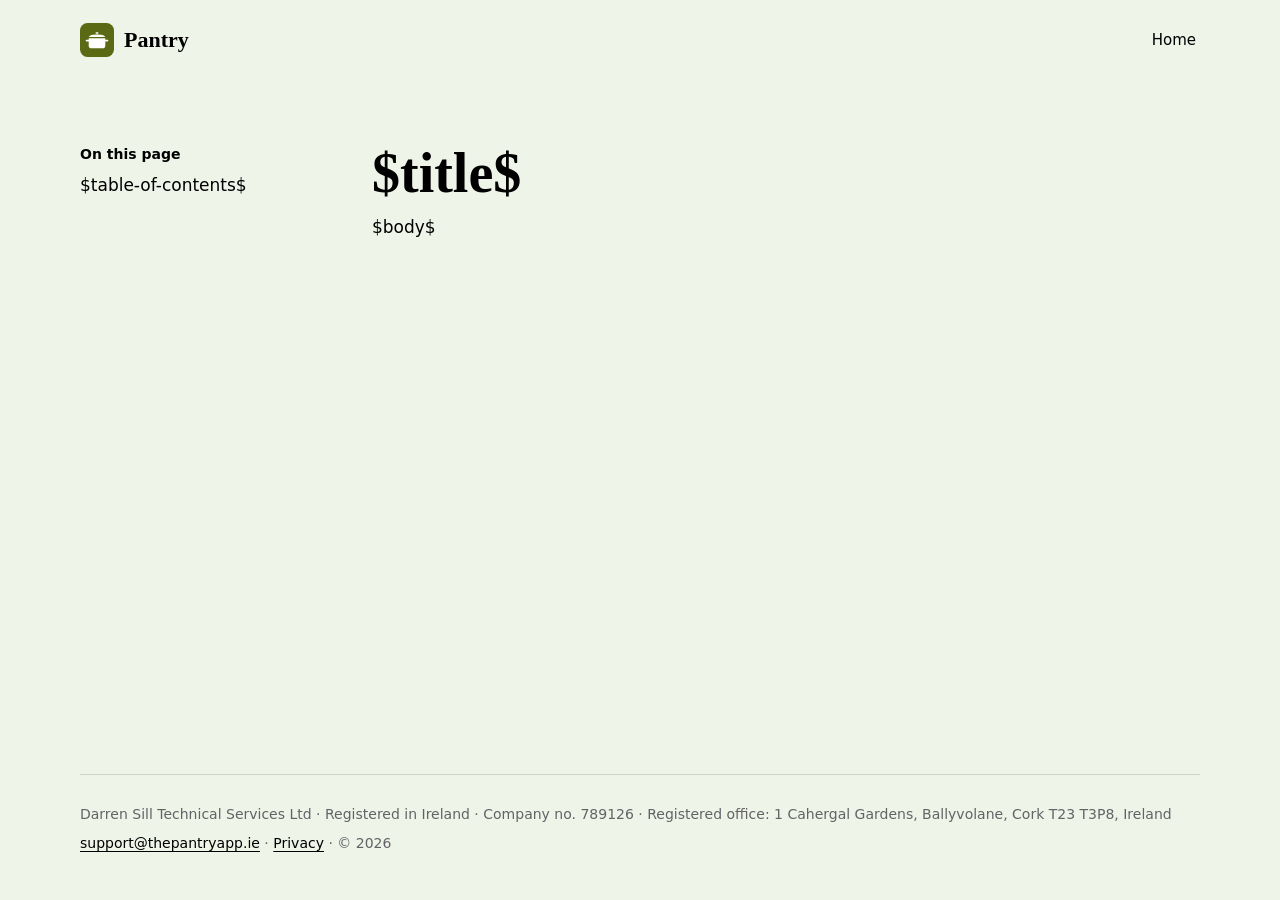
<file: scripts/privacy.template.html>
<!doctype html>
<html lang="en-IE">
<head>
<meta charset="utf-8">
<meta name="viewport" content="width=device-width, initial-scale=1">
<!-- Generated by scripts/build-privacy.sh from the app repo's docs/privacy-policy.md. Edit that file, not this one. -->
<title>Privacy policy · Pantry</title>
<meta name="description" content="What Pantry collects, why, who can see it, and what you can do about it.">
<link rel="canonical" href="https://thepantryapp.ie/privacy/">
<meta name="theme-color" content="#EFF4E8" media="(prefers-color-scheme: light)">
<meta name="theme-color" content="#1C1C1E" media="(prefers-color-scheme: dark)">
<link rel="icon" href="/favicon.ico" sizes="32x32">
<link rel="icon" href="/assets/icon.svg" type="image/svg+xml">
<link rel="apple-touch-icon" href="/apple-touch-icon.png">
<meta property="og:type" content="website">
<meta property="og:site_name" content="Pantry">
<meta property="og:locale" content="en_IE">
<meta property="og:url" content="https://thepantryapp.ie/privacy/">
<meta property="og:title" content="Pantry privacy policy">
<meta property="og:description" content="What Pantry collects, why, who can see it, and what you can do about it.">
<meta property="og:image" content="https://thepantryapp.ie/assets/og.png">
<meta property="og:image:width" content="1200">
<meta property="og:image:height" content="630">
<meta property="og:image:alt" content="The Pantry app icon, a white pot on olive, beside three recipe covers.">
<meta name="twitter:card" content="summary_large_image">
<link rel="stylesheet" href="/assets/site.css">
</head>
<body>
<a class="skip" href="#main">Skip to content</a>

<header class="site-header wrap">
  <a class="brand" href="/"><img src="/assets/icon.svg" alt="" width="34" height="34">Pantry</a>
  <nav aria-label="Site"><a href="/" >Home</a></nav>
</header>

<main id="main" class="policy wrap">
  <nav class="toc toc-side" aria-labelledby="contents-title">
    <h2 id="contents-title">On this page</h2>
$table-of-contents$
  </nav>
  <article class="prose">
    <h1>$title$</h1>
    <details class="toc toc-phone">
      <summary>On this page</summary>
$table-of-contents$
    </details>
$body$
  </article>
</main>

<footer class="site-footer wrap">
  <!-- Company details: the one place on this page. -->
  <p>Darren Sill Technical Services Ltd · Registered in Ireland · Company no. 789126 · Registered office: 1 Cahergal Gardens, Ballyvolane, Cork T23 T3P8, Ireland</p>
  <p><a href="mailto:support@thepantryapp.ie">support@thepantryapp.ie</a> · <a href="/privacy/" aria-current="page">Privacy</a> · © 2026</p>
</footer>
</body>
</html>
</file>
<file: assets/site.css>
/* Pantry's "Glass" tokens, from the app's constants/theme.ts (DESIGN.md says why). */
:root {
  color-scheme: light dark;
  --page: #eff4e8;
  --cell: #ffffff;
  --ink: #000000;
  --ink-2: #636366;
  --line: rgba(60, 60, 67, 0.18);
  --fill: rgba(118, 118, 128, 0.12);
  --action: #5a6a14;
  --on-action: #ffffff;
  --today: #d70015;
  --todo: #ffe066;
  --art-line: rgba(0, 0, 0, 0.07);
  --serif: ui-serif, "New York", "Iowan Old Style", Charter, "Bitstream Charter", "Sitka Text", Cambria, Georgia, serif;
  --sans: system-ui, -apple-system, BlinkMacSystemFont, "Segoe UI", Roboto, "Helvetica Neue", Arial, sans-serif;
  --gutter: clamp(16px, 5vw, 56px);
  --max: 1120px;
  --ease: cubic-bezier(0.22, 1, 0.36, 1);
}
@media (prefers-color-scheme: dark) {
  :root {
    --page: #1c1c1e;
    --cell: #2c2c2e;
    --ink: #ffffff;
    --ink-2: #9c9ca1;
    --line: rgba(84, 84, 88, 0.6);
    --fill: rgba(118, 118, 128, 0.24);
    --action: #a3b26a;
    --on-action: #1c1c1e;
    --today: #ff6961;
    --todo: #ffd60a;
    --art-line: rgba(255, 255, 255, 0.08);
  }
}

*, *::before, *::after { box-sizing: border-box; }
html { -webkit-text-size-adjust: 100%; text-size-adjust: 100%; }
body {
  margin: 0;
  display: flex; flex-direction: column; min-height: 100vh;
  background: var(--page);
  color: var(--ink);
  font: 400 1.0625rem/1.5 var(--sans);
  -webkit-font-smoothing: antialiased;
  font-variant-numeric: tabular-nums;
}
img, svg { display: block; max-width: 100%; }
a { color: inherit; text-decoration-thickness: 1px; text-underline-offset: 0.18em; }
a:hover { text-decoration-thickness: 2px; }
:focus-visible { outline: 3px solid var(--ink); outline-offset: 3px; border-radius: 4px; }
h1, h2, h3 { text-wrap: balance; }
p { text-wrap: pretty; }

.wrap { width: min(100% - 2 * var(--gutter), var(--max)); margin-inline: auto; }
#main { flex: 1 0 auto; }

.skip {
  position: absolute; left: var(--gutter); top: -100px; z-index: 10;
  padding: 10px 16px; border-radius: 999px; background: var(--cell); color: var(--ink);
}
.skip:focus { top: 12px; }

/* A value still to fill in, from [[PLACEHOLDER: …]]: impossible to miss on purpose. */
mark.todo {
  background: var(--todo); color: #000000;
  padding: 0.05em 0.3em; border-radius: 4px; font-weight: 600;
  box-decoration-break: clone; -webkit-box-decoration-break: clone;
}
mark.todo::before { content: "["; }
mark.todo::after { content: "]"; }

/* ── Header and footer ─────────────────────────────────────────── */

.site-header {
  display: flex; align-items: center; justify-content: space-between; gap: 16px;
  padding-block: 18px;
}
.brand {
  display: inline-flex; align-items: center; gap: 10px; min-height: 44px;
  font: 700 1.375rem/1 var(--serif); text-decoration: none;
}
.brand img { width: 34px; height: 34px; }
.site-header nav a {
  display: inline-flex; align-items: center; min-height: 44px; padding-inline: 4px;
  font-size: 0.9375rem; text-decoration: none;
}
.site-header nav a:hover { text-decoration: underline; }

.site-footer {
  margin-top: clamp(56px, 8vw, 112px);
  padding-block: 28px 40px;
  border-top: 1px solid var(--line);
  color: var(--ink-2); font-size: 0.875rem; line-height: 1.6;
}
.site-footer p { margin: 0 0 6px; }
.site-footer a { color: var(--ink); }

/* ── The one action ─────────────────────────────────────────────── */

.button {
  display: inline-flex; align-items: center; justify-content: center;
  min-height: 50px; padding: 0 28px; border-radius: 999px;
  background: var(--action); color: var(--on-action);
  font: 600 1.0625rem/1 var(--sans); text-decoration: none;
  transition: transform 0.25s var(--ease), filter 0.25s var(--ease);
}
.button:hover { filter: brightness(1.1); }
.button:active { transform: scale(0.97); }
.button:focus-visible { border-radius: 999px; }

/* ── Landing ────────────────────────────────────────────────────── */

.hero {
  display: grid; gap: clamp(36px, 6vw, 64px); align-items: center;
  padding-block: clamp(28px, 7vw, 104px) clamp(56px, 9vw, 120px);
}
.hero h1 {
  margin: 0; max-width: 14ch;
  font: 700 clamp(2.5rem, 1.45rem + 4.2vw, 4.5rem)/1.03 var(--serif);
}
.lede {
  margin: 24px 0 0; max-width: 32ch;
  font-size: clamp(1.1875rem, 1.05rem + 0.55vw, 1.4375rem); line-height: 1.42;
}
.cta { margin-top: 36px; display: flex; flex-wrap: wrap; align-items: center; gap: 14px 20px; }
.cta p { margin: 0; color: var(--ink-2); font-size: 0.9375rem; }
@media (min-width: 900px) {
  .hero { grid-template-columns: minmax(0, 1fr) minmax(0, 1.05fr); }
}

/* The app's first-run art (three covers, fanned), here with the built-in recipes' photos (components/CoverFan.tsx). */
.fan { container-type: inline-size; }
.fan-stage { --w: min(190px, 30cqi); position: relative; height: calc(var(--w) * 1.62); }
.fan .cover {
  position: absolute; left: 50%; top: 50%;
  width: var(--w); margin: calc(var(--w) * -2 / 3) 0 0 calc(var(--w) / -2);
  border-radius: calc(var(--w) * 22 / 150);
}
.fan .c1 { transform: translate(calc(var(--w) * -1.08), calc(var(--w) * 0.053)) rotate(-6deg); }
.fan .c3 { transform: translate(calc(var(--w) * 1.08), calc(var(--w) * 0.053)) rotate(6deg); }
.fan .cover span {
  position: absolute; left: 9.3%; right: 8%; bottom: 8.7%;
  font: 700 calc(var(--w) * 20 / 150)/1.15 var(--serif);
}
@media (prefers-reduced-motion: no-preference) {
  .fan .cover { animation: deal 0.9s var(--ease) both; }
  .fan .c2 { animation-delay: 0.05s; }
  .fan .c1, .fan .c3 { animation-delay: 0.18s; }
  @keyframes deal { from { transform: translateY(6%) rotate(0deg); opacity: 0; } }
}

/* A generated cover (components/RecipeCover.tsx), its colours made by the app's own code. */
.cover {
  position: relative; overflow: hidden; isolation: isolate;
  aspect-ratio: 3 / 4; color: #ffffff;
  text-shadow: 0 1px 3px rgba(0, 0, 0, 0.18);
}
.cover::after {
  content: ""; position: absolute; inset: 0;
  background: url(grain.png) repeat; background-size: 128px;
  opacity: 0.3; mix-blend-mode: overlay;
}

/* A cover with a built-in recipe's photo: the photo under the title, darkened at the foot so the title reads. */
.photo-cover > img { position: absolute; inset: 0; z-index: -1; width: 100%; height: 100%; object-fit: cover; }
.photo-cover::after { z-index: -1; background: linear-gradient(to top, rgba(0, 0, 0, 0.6), rgba(0, 0, 0, 0) 50%); opacity: 1; mix-blend-mode: normal; }
.cover.c1 { background-color: #C43B1E; background-image: linear-gradient(11deg, #47090De6 0%, #47090D59 42%, #47090D00 70%), radial-gradient(96% 68% at 0% 104%, #47090Dff 36.6%, #47090Dd6 52.4%, #47090D7f 68.3%, #47090D29 84.1%, #47090D00 100%), radial-gradient(68.19% 57.64% at 102.69% 75.94%, #9D1D39fa 17.4%, #9D1D39d2 38.0%, #9D1D397d 58.7%, #9D1D3928 79.3%, #9D1D3900 100%), radial-gradient(64.49% 48.64% at 54.91% 56.58%, #E84F2Fef 8.1%, #E84F2Fc9 31.1%, #E84F2F77 54.0%, #E84F2F26 77.0%, #E84F2F00 100%), radial-gradient(43.08% 37.39% at 89.45% 4.38%, #FFC37D73 0.0%, #FFC37D61 3.1%, #FFC37D3a 35.4%, #FFC37D12 67.7%, #FFC37D00 100%), radial-gradient(78.97% 60.63% at 88.50% 5.09%, #F48E3Bfe 25.5%, #F48E3Bd5 44.1%, #F48E3B7f 62.8%, #F48E3B29 81.4%, #F48E3B00 100%), radial-gradient(76.25% 58.77% at 9.71% 24.66%, #D92F2Bfd 23.0%, #D92F2Bd5 42.2%, #D92F2B7f 61.5%, #D92F2B29 80.7%, #D92F2B00 100%); }
.cover.c2 { background-color: #7DA152; background-image: linear-gradient(11deg, #142B14e6 0%, #142B1459 42%, #142B1400 70%), radial-gradient(96% 68% at 0% 104%, #142B14ff 36.6%, #142B14d6 52.4%, #142B147f 68.3%, #142B1429 84.1%, #142B1400 100%), radial-gradient(71.61% 60.21% at 100.06% 78.12%, #3A6933fd 21.1%, #3A6933d4 40.8%, #3A69337e 60.6%, #3A693328 80.3%, #3A693300 100%), radial-gradient(60.83% 46.48% at 42.42% 53.23%, #C5CB7Fe4 3.1%, #C5CB7Fc0 27.3%, #C5CB7F72 51.5%, #C5CB7F25 75.8%, #C5CB7F00 100%), radial-gradient(43.20% 37.46% at 20.13% 12.30%, #FAEEC674 0.0%, #FAEEC662 3.3%, #FAEEC63a 35.5%, #FAEEC613 67.8%, #FAEEC600 100%), radial-gradient(71.42% 55.70% at 1.39% 6.00%, #EFD897fb 18.2%, #EFD897d3 38.6%, #EFD8977e 59.1%, #EFD89728 79.5%, #EFD89700 100%), radial-gradient(69.63% 54.46% at 88.32% 20.39%, #9BBB5Dfa 16.2%, #9BBB5Dd2 37.1%, #9BBB5D7d 58.1%, #9BBB5D28 79.0%, #9BBB5D00 100%); }
.cover.c3 { background-color: #DE8A1F; background-image: linear-gradient(11deg, #470B05e6 0%, #470B0559 42%, #470B0500 70%), radial-gradient(96% 68% at 0% 104%, #470B05ff 36.6%, #470B05d6 52.4%, #470B057f 68.3%, #470B0529 84.1%, #470B0500 100%), radial-gradient(68.55% 57.91% at 97.28% 75.21%, #B52A18fb 17.8%, #B52A18d3 38.3%, #B52A187d 58.9%, #B52A1828 79.4%, #B52A1800 100%), radial-gradient(58.78% 45.28% at 51.29% 53.67%, #EE7113dd 0.1%, #EE7113b9 25.1%, #EE71136e 50.0%, #EE711323 75.0%, #EE711300 100%), radial-gradient(44.45% 38.30% at 83.14% 13.98%, #FFD96A80 0.0%, #FFD96A6c 5.7%, #FFD96A40 37.2%, #FFD96A15 68.6%, #FFD96A00 100%), radial-gradient(81.15% 62.06% at 93.06% 8.61%, #F7BD23fe 27.4%, #F7BD23d6 45.5%, #F7BD237f 63.7%, #F7BD2329 81.8%, #F7BD2300 100%), radial-gradient(68.38% 53.64% at 8.29% 22.80%, #E89519f8 14.8%, #E89519d1 36.1%, #E895197c 57.4%, #E8951928 78.7%, #E8951900 100%); }

/* A built-in recipe's photo (components/RecipeImage.tsx): it fills its shape, with a hairline
   edge so a pale dish doesn't melt into a white cell. */
.photo { width: 100%; height: auto; object-fit: cover; outline: 1px solid var(--art-line); outline-offset: -1px; }

.feature {
  display: grid; gap: 32px; align-items: center;
  padding-block: clamp(48px, 7vw, 96px);
  border-top: 1px solid var(--line);
}
.feature h2, .also h2, .privacy h2 {
  margin: 0 0 16px;
  font: 700 clamp(1.75rem, 1.2rem + 1.9vw, 2.625rem)/1.1 var(--serif);
}
.feature p { margin: 0 0 14px; max-width: 40ch; }
.feature p:last-child { margin-bottom: 0; }
.feature figure { margin: 0; width: 100%; max-width: 460px; }
@media (min-width: 900px) {
  .feature { grid-template-columns: minmax(0, 1fr) minmax(0, 1fr); gap: 72px; }
  .feature figure { justify-self: end; }
}

/* The app's inset grouped list: white paper on the page, no shadow, no border. */
.group { background: var(--cell); border-radius: 26px; padding: 4px 0; }
.group + .group, .shelf + .group, .group + .shelf { margin-top: 16px; }
.group-head { margin: 0; padding: 14px 20px 6px; color: var(--ink-2); font-size: 0.8125rem; font-weight: 600; }
.row {
  position: relative; display: flex; align-items: center; gap: 14px;
  min-height: 52px; padding: 10px 20px; font-size: 1rem; line-height: 1.3;
}
.row + .row::before {
  content: ""; position: absolute; top: 0; right: 0; left: var(--inset, 20px);
  border-top: 1px solid var(--line);
}
.row .main { flex: 1; min-width: 0; }
.row .sub { display: block; margin-top: 2px; color: var(--ink-2); font-size: 0.8125rem; }
.row .end { color: var(--ink-2); font-size: 0.8125rem; white-space: nowrap; }
.glyph { flex: none; width: 22px; height: 22px; fill: none; stroke: var(--ink); stroke-width: 1.7; stroke-linecap: round; stroke-linejoin: round; }

.menu .row { --inset: 56px; }

.shelf { display: grid; grid-template-columns: repeat(3, minmax(0, 1fr)); gap: 12px; }
.shelf .photo { aspect-ratio: 1; border-radius: 18px; }
.shelf p { margin: 8px 2px 0; font: 600 0.875rem/1.25 var(--serif); }

.plan .row { --inset: 136px; }
.day { flex: none; width: 44px; text-align: center; line-height: 1.1; }
.day small { display: block; color: var(--ink-2); font-size: 0.75rem; font-weight: 600; }
.day b { font-size: 1.25rem; font-weight: 600; }
.today small, .today b { color: var(--today); }
.thumb { flex: none; width: 44px; aspect-ratio: 1; border-radius: 12px; }

.list .row { --inset: 56px; }
.check { flex: none; width: 22px; height: 22px; border-radius: 50%; border: 1.5px solid var(--ink-2); }
.ticked .check { border-color: var(--ink); background: var(--ink); position: relative; }
.ticked .check::after {
  content: ""; position: absolute; left: 6.5px; top: 3px; width: 5px; height: 10px;
  border: solid var(--cell); border-width: 0 2px 2px 0; transform: rotate(45deg);
}
.ticked .main { color: var(--ink-2); text-decoration: line-through; }
.list .group-head { padding-top: 12px; }
.list .group-head + .row::before { display: none; }

.house .row { --inset: 70px; }
.house .title { display: block; padding: 16px 20px 8px; }
.house .title b { display: block; font: 700 1.375rem/1.2 var(--serif); }
.house .title span { color: var(--ink-2); font-size: 0.8125rem; }
.avatar {
  flex: none; display: grid; place-items: center; width: 36px; height: 36px; border-radius: 50%;
  background: linear-gradient(#7c7c82, #5a5a60); color: #ffffff; font-size: 0.9375rem; font-weight: 600;
}
.house .invite { font-weight: 600; }
.house .invite .glyph { margin-inline: 7px; }
.caption { margin: 10px 20px 0; color: var(--ink-2); font-size: 0.8125rem; }

.also { padding-block: clamp(48px, 7vw, 96px); border-top: 1px solid var(--line); }
.also dl { display: grid; gap: 0 72px; margin: 28px 0 0; }
.also div { padding-block: 18px; border-top: 1px solid var(--line); }
.also dt { font-weight: 600; }
.also dd { margin: 4px 0 0; color: var(--ink-2); max-width: 44ch; }
@media (min-width: 720px) { .also dl { grid-template-columns: repeat(2, minmax(0, 1fr)); } }

.privacy {
  display: grid; gap: 8px 72px;
  padding: clamp(28px, 5vw, 56px); border-radius: 26px; background: var(--cell);
}
.privacy p { margin: 0 0 14px; max-width: 46ch; }
.privacy p:last-child { margin: 0; }
@media (min-width: 900px) {
  .privacy { grid-template-columns: minmax(0, 1fr) minmax(0, 1fr); }
  .privacy h2 { margin: 0; }
}

/* ── Privacy policy ─────────────────────────────────────────────── */

.policy { display: grid; gap: 40px; padding-block: clamp(24px, 5vw, 64px) 0; }
.toc ul { list-style: none; margin: 0; padding: 0; }
.toc a { display: block; padding: 6px 0; color: var(--ink-2); font-size: 0.875rem; line-height: 1.35; text-decoration: none; }
.toc a:hover { color: var(--ink); text-decoration: underline; }
.toc-side { display: none; }
.toc-phone { margin: 20px 0 24px; background: var(--cell); border-radius: 18px; }
.toc-phone summary { min-height: 48px; padding: 13px 18px; cursor: pointer; font-weight: 600; }
.toc-phone ul { padding: 0 18px 12px; }
@media (min-width: 1000px) {
  .policy { grid-template-columns: 220px minmax(0, 1fr); gap: 72px; }
  .toc-side { display: block; position: sticky; top: 24px; align-self: start; max-height: calc(100vh - 48px); overflow-y: auto; }
  .toc-side h2 { margin: 0 0 8px; font-size: 0.875rem; font-weight: 600; }
  .toc-phone { display: none; }
}

.prose { max-width: 68ch; min-width: 0; overflow-wrap: break-word; }
.prose h1 { margin: 0 0 12px; font: 700 clamp(2.25rem, 1.6rem + 2.6vw, 3.5rem)/1.05 var(--serif); }
.prose h1 + p, .prose .toc-phone + p { color: var(--ink-2); margin-bottom: 32px; }
.prose h2 { margin: 2.4em 0 0.6em; font: 700 clamp(1.5rem, 1.3rem + 0.8vw, 1.875rem)/1.15 var(--serif); scroll-margin-top: 24px; }
.prose h3 { margin: 1.8em 0 0.5em; font-size: 1.125rem; line-height: 1.3; }
.prose p, .prose ul { margin: 0 0 1em; }
.prose ul { padding-left: 1.25em; }
.prose li { margin-bottom: 0.4em; }
.prose li::marker { color: var(--ink-2); }
.prose strong { font-weight: 600; }
.prose table {
  width: 100%; margin: 1.25em 0 1.5em; border-collapse: separate; border-spacing: 0;
  background: var(--cell); border-radius: 18px; overflow: hidden; font-size: 0.9375rem; line-height: 1.4;
}
.prose th, .prose td { padding: 12px 16px; text-align: left; vertical-align: top; overflow-wrap: anywhere; }
.prose th { font-weight: 600; border-bottom: 1px solid var(--line); }
.prose tbody tr + tr td { border-top: 1px solid var(--line); }
@media (max-width: 480px) { .prose th, .prose td { padding: 10px 12px; } }

/* ── 404 ────────────────────────────────────────────────────────── */

.lost { padding-block: clamp(40px, 10vw, 128px) 0; }
.lost h1 { margin: 0 0 16px; font: 700 clamp(2.25rem, 1.6rem + 2.6vw, 3.5rem)/1.05 var(--serif); }
.lost p { margin: 0 0 28px; max-width: 40ch; font-size: 1.1875rem; }
</file>
